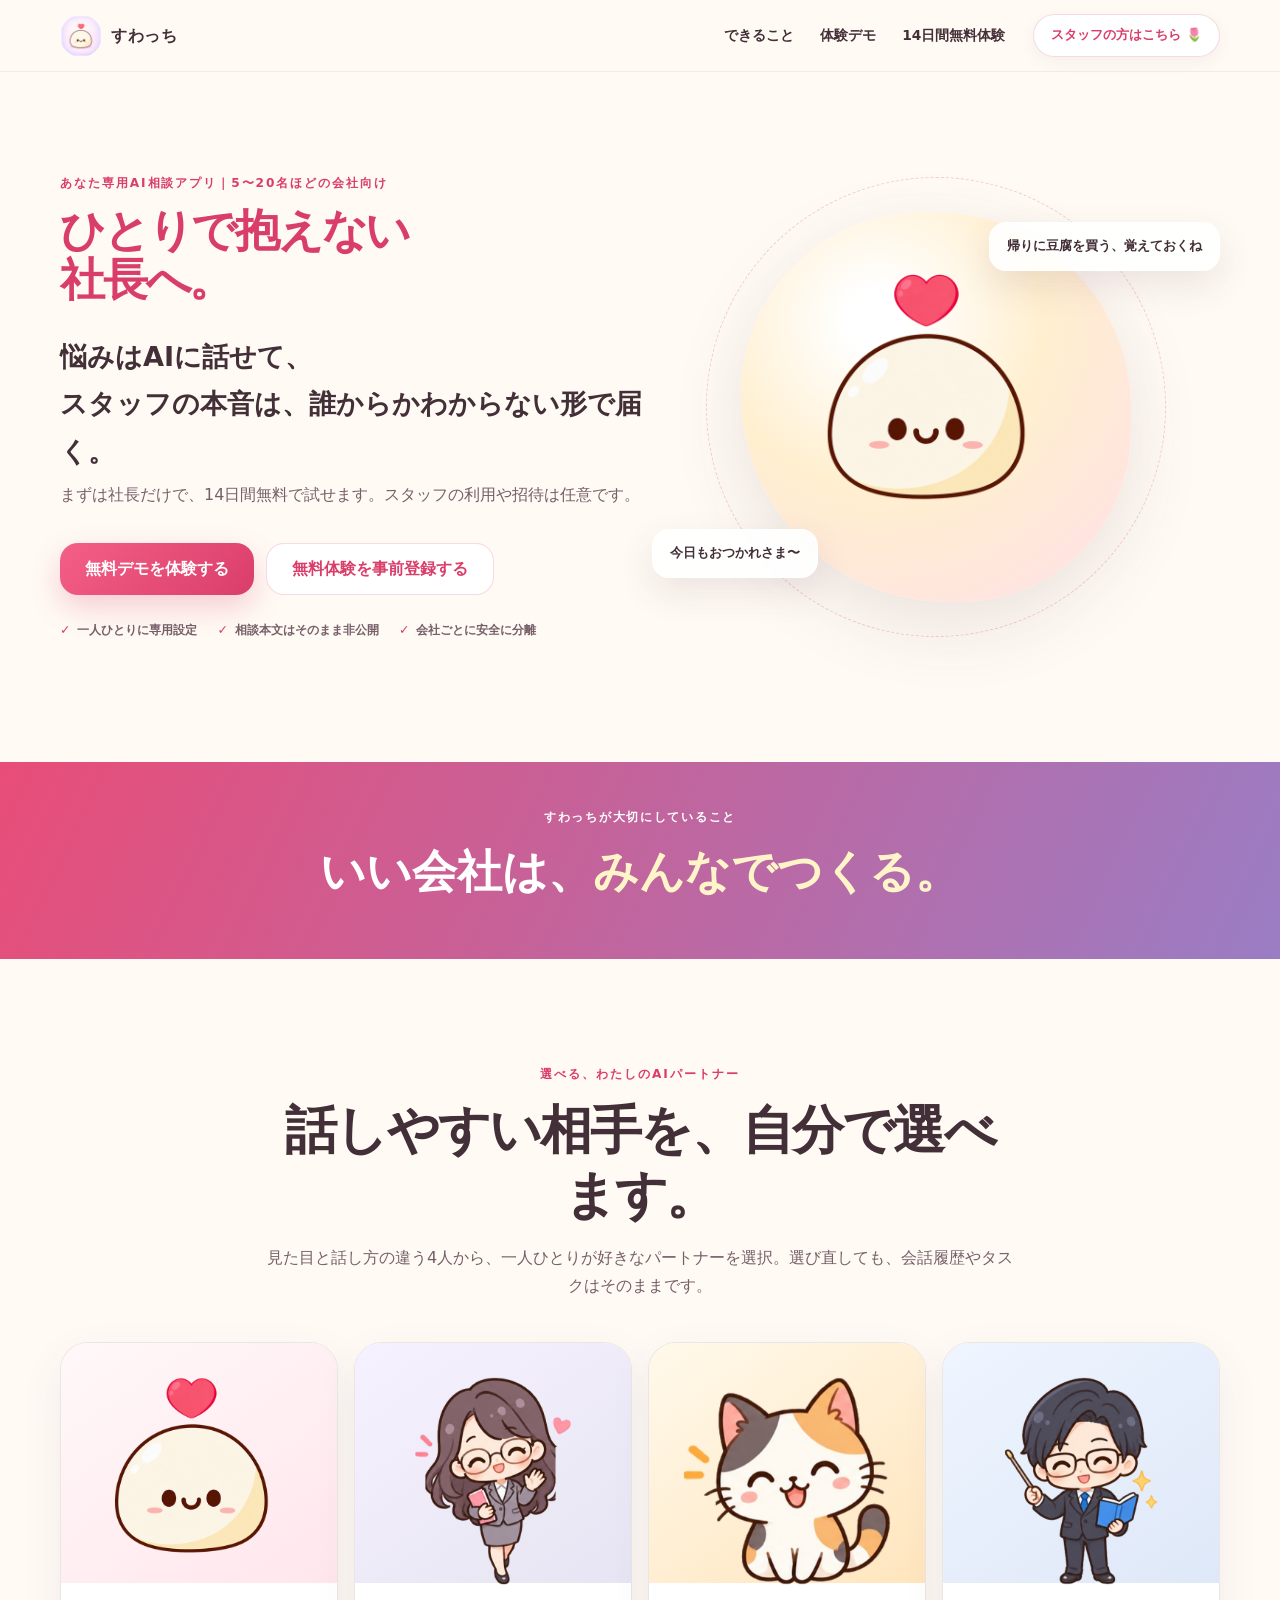
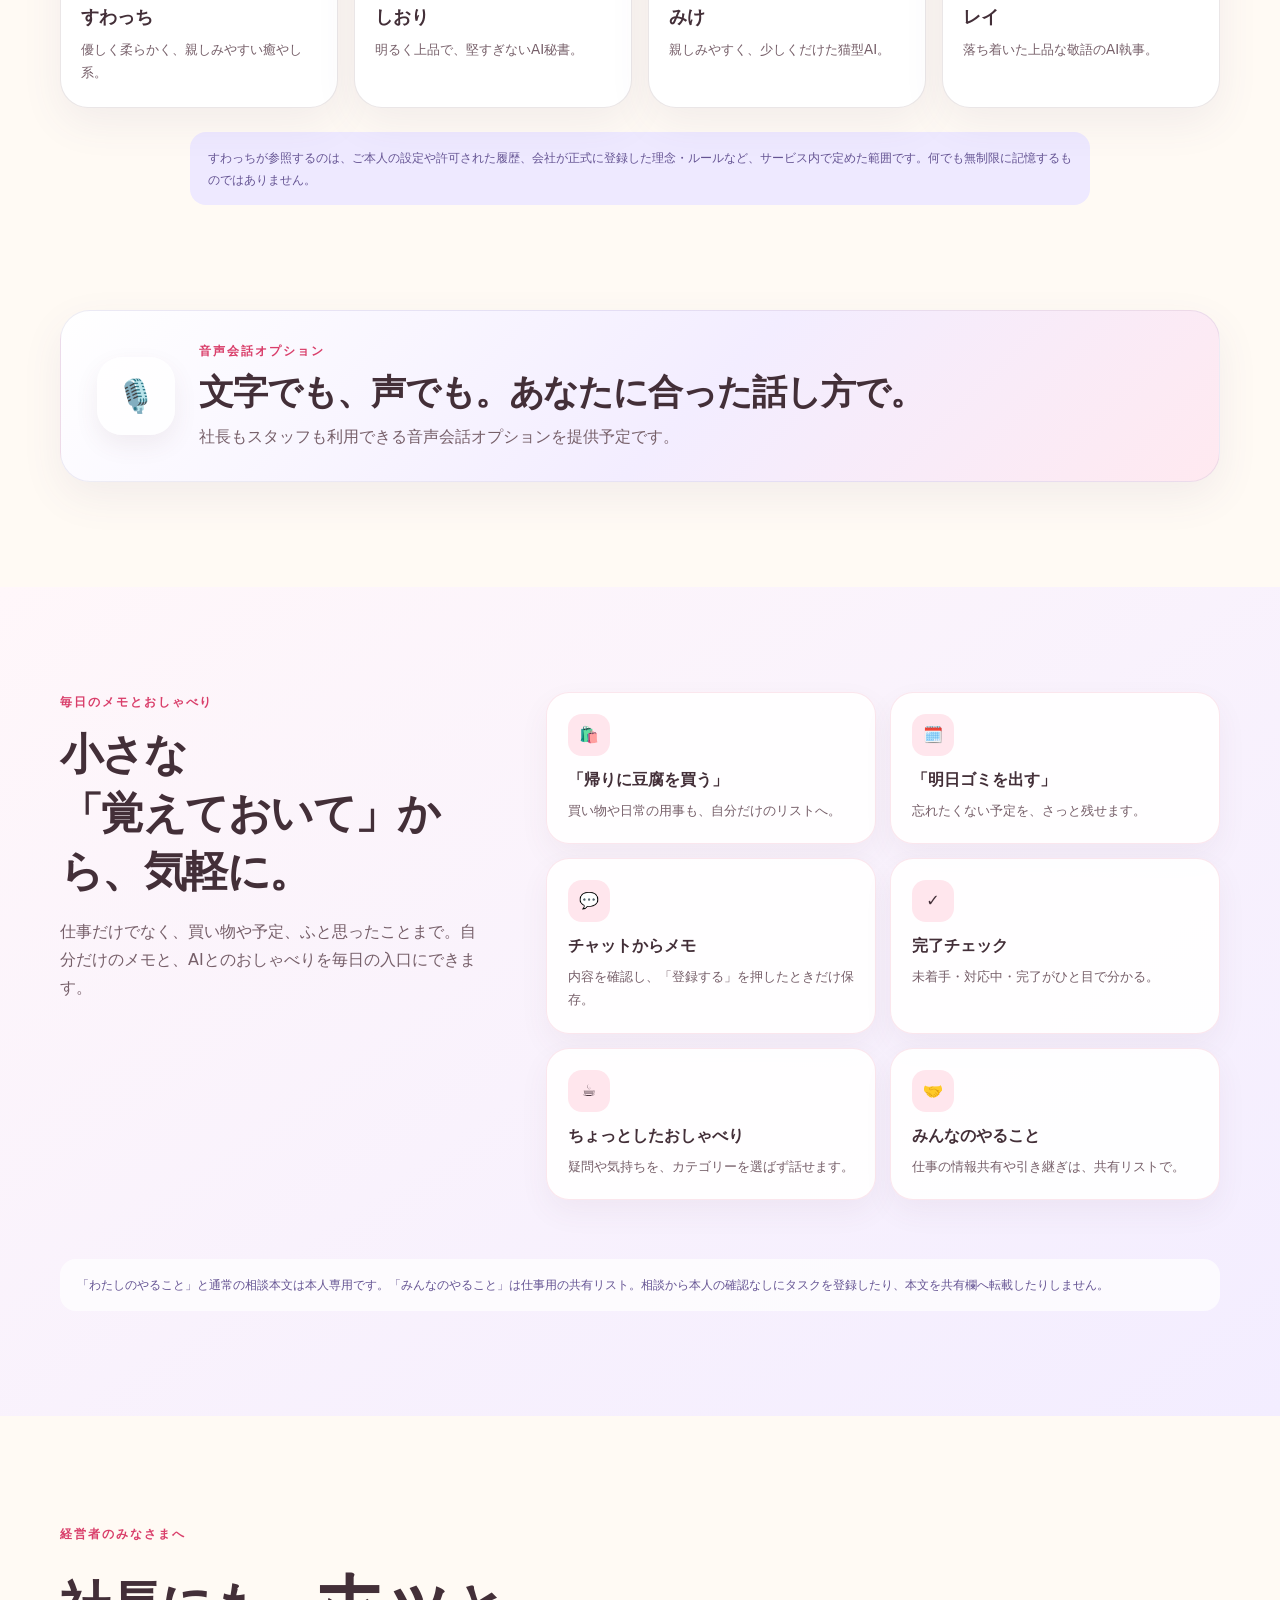
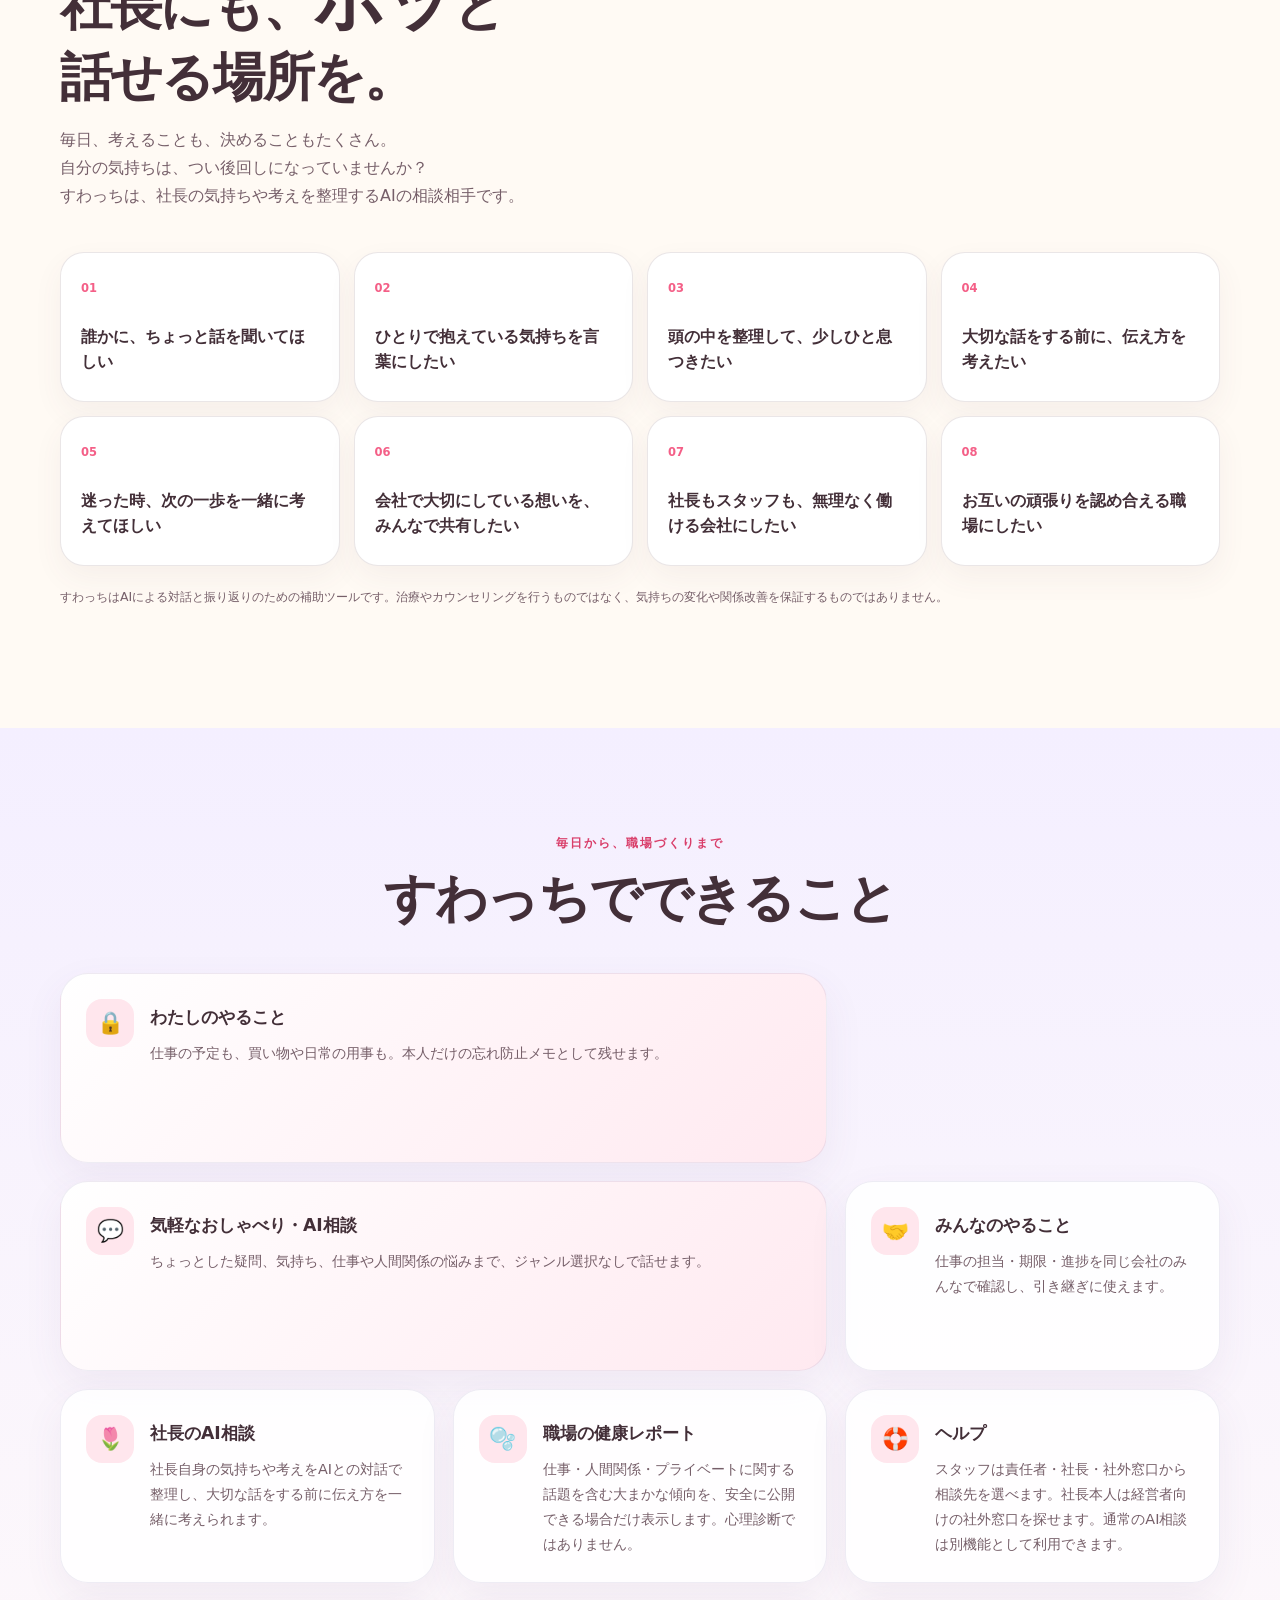
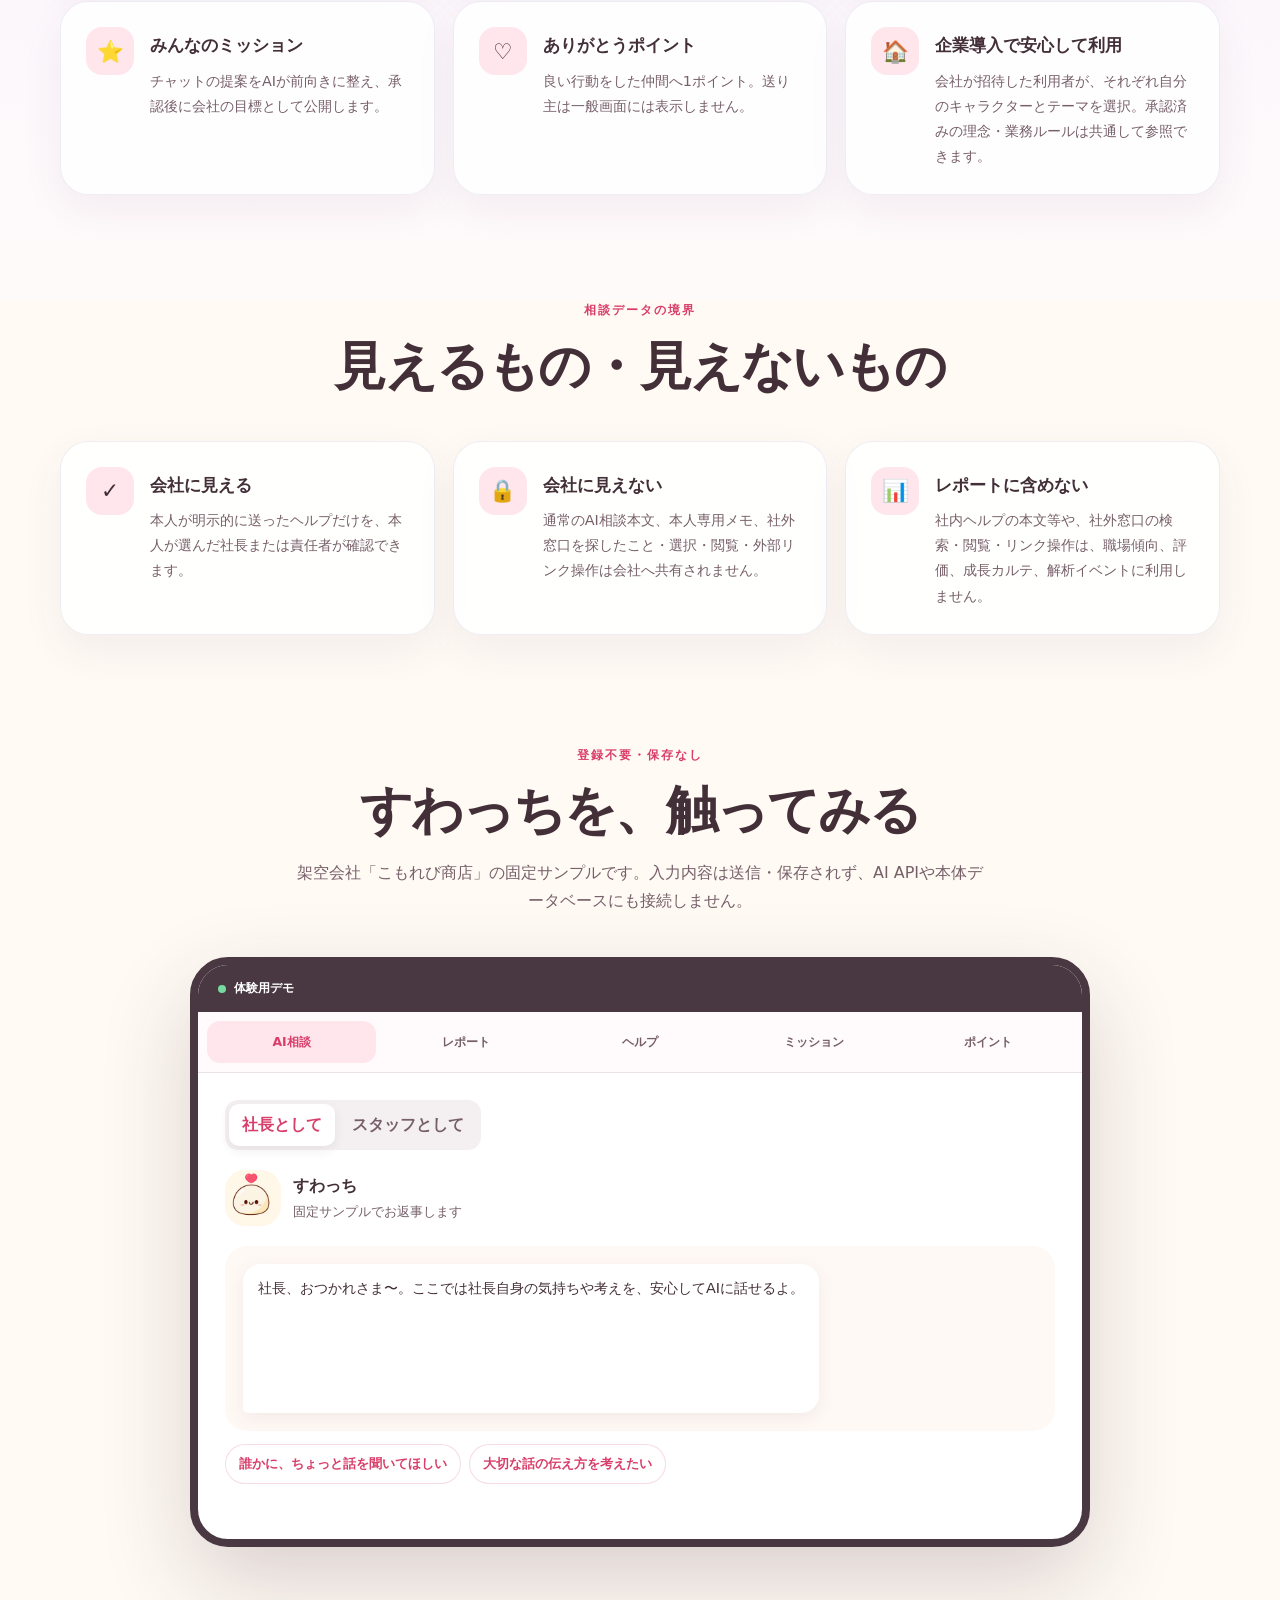
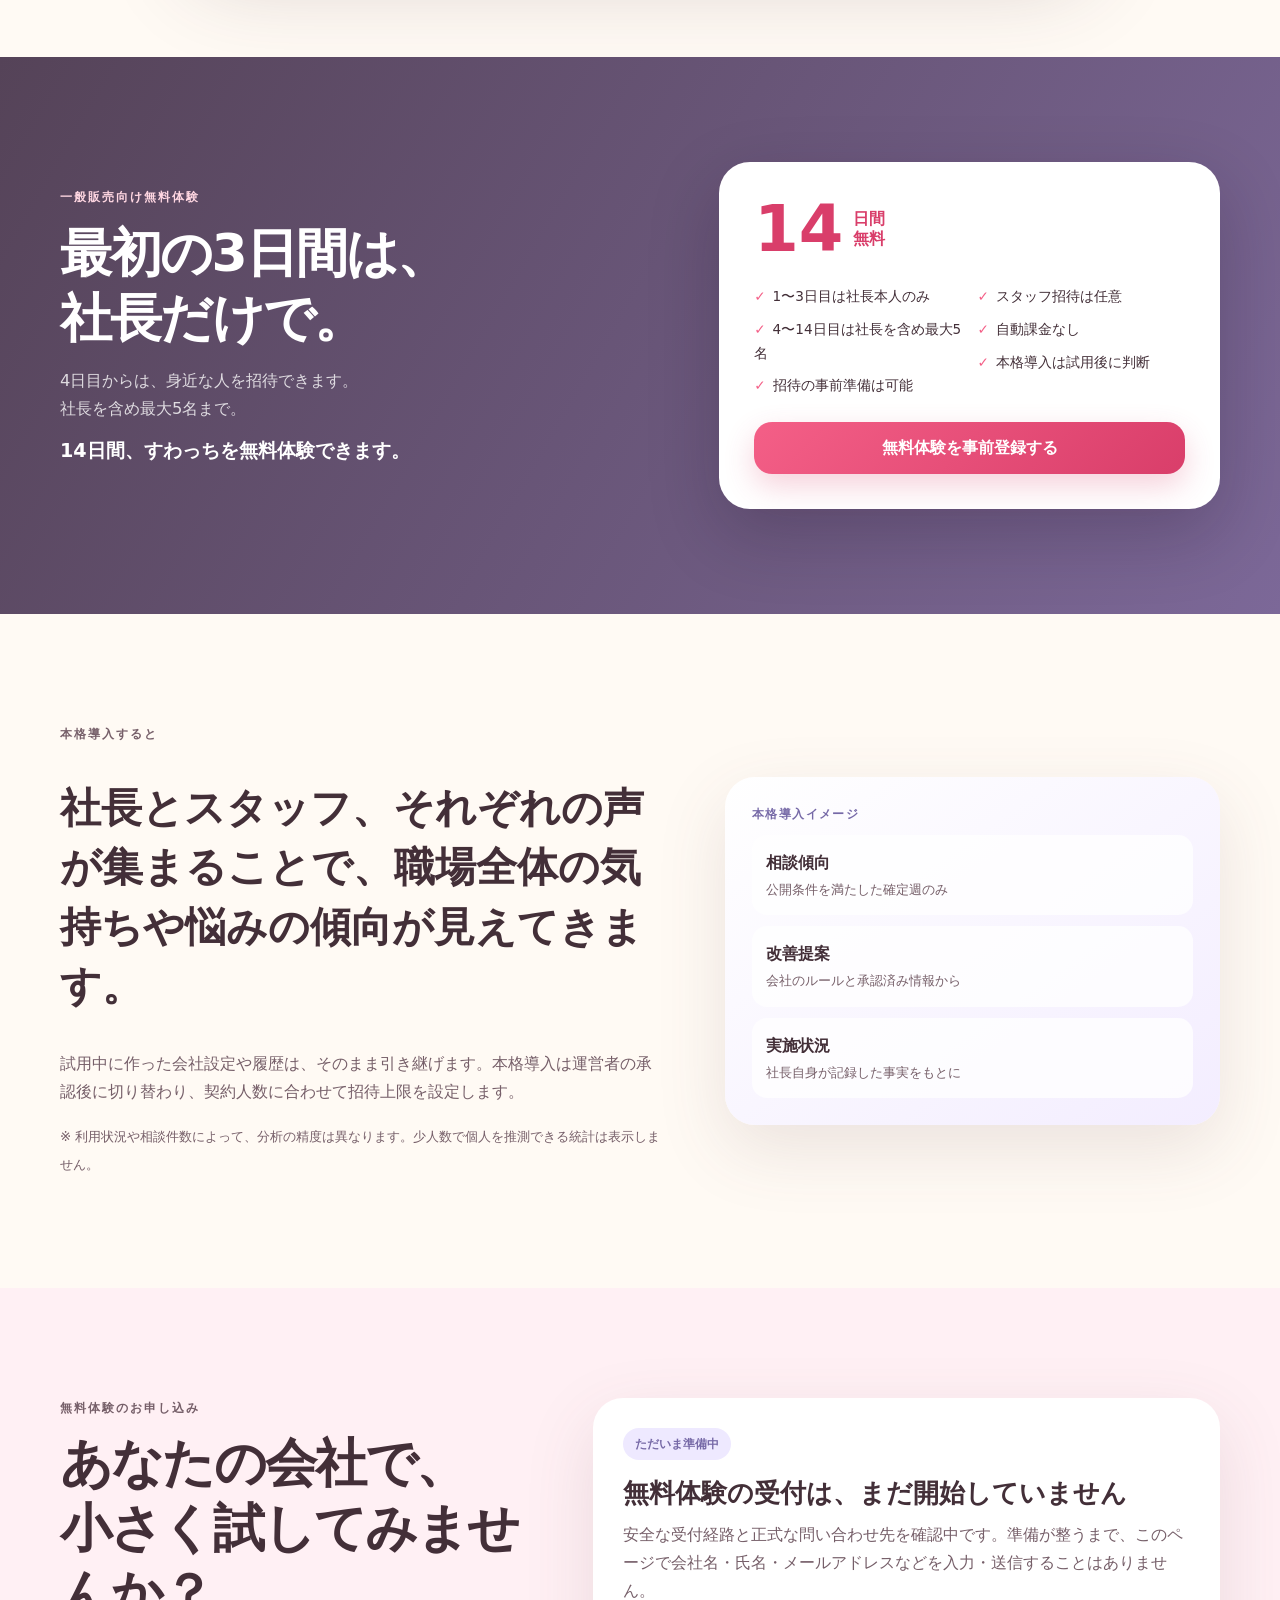
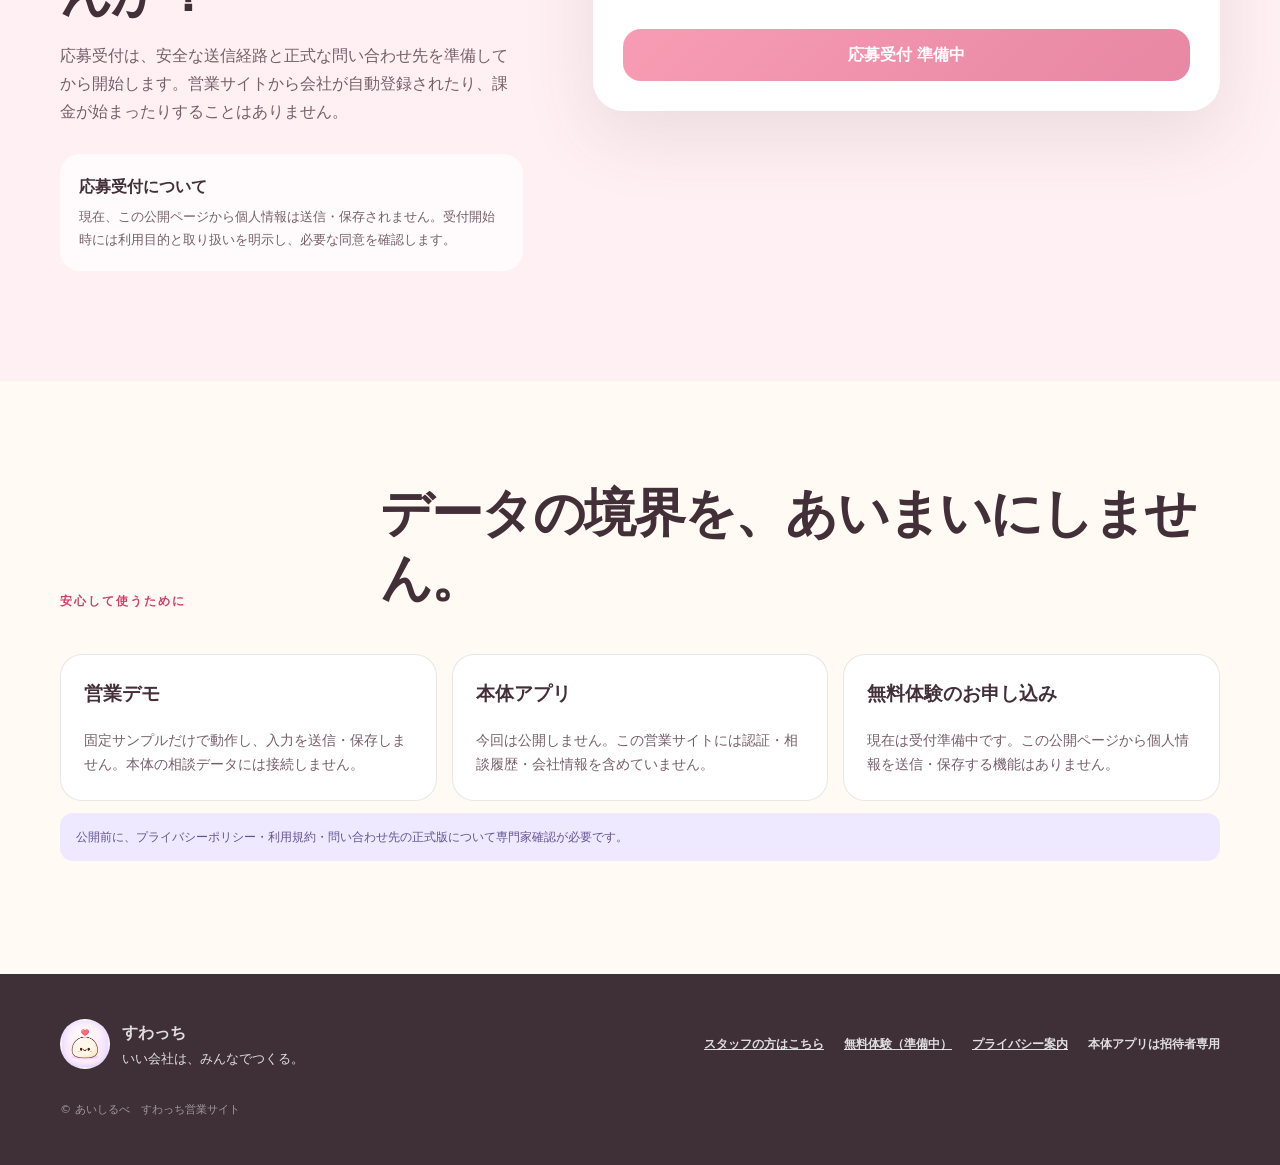
<file: public/index.html>
<!doctype html>
<html lang="ja">
  <head>
    <meta charset="utf-8" />
    <meta name="viewport" content="width=device-width, initial-scale=1, viewport-fit=cover" />
    <title>すわっち｜ひとりで抱えない社長へ。</title>
    <meta name="description" content="5〜20名ほどの会社向け。社長のAI相談と、スタッフが自分で届け先を選べるヘルプを備えた職場支援アプリです。" />
    <meta name="theme-color" content="#fff8f4" />
    <meta property="og:type" content="website" />
    <meta property="og:locale" content="ja_JP" />
    <meta property="og:title" content="すわっち｜ひとりで抱えない社長へ。" />
    <meta property="og:description" content="社長はAIに相談でき、スタッフは必要なときだけ相手を選んで助けを求められます。" />
    <meta property="og:image" content="/assets/icon-512.png" />
    <link rel="icon" href="./assets/icon-192.png" />
    <link rel="apple-touch-icon" href="./assets/apple-touch-icon.png" />
    <link rel="stylesheet" href="./styles.css?v=20261016-2" />
    <script src="./support-directory.js?v=20261016-1" defer></script>
    <script src="./demo.js" defer></script>
  </head>
  <body>
    <header class="site-header">
      <a class="brand" href="#top" aria-label="すわっち トップへ">
        <img src="./assets/icon-192.png" alt="" />
        <span>すわっち</span>
      </a>
      <nav aria-label="メインナビゲーション">
        <a href="#features">できること</a>
        <a href="#demo">体験デモ</a>
        <a href="#trial">14日間無料体験</a>
      </nav>
      <a class="header-staff-link" href="./staff/">スタッフの方はこちら 🌷</a>
    </header>

    <main id="top">
      <section class="hero section-shell">
        <div class="hero-copy">
          <p class="eyebrow">あなた専用AI相談アプリ｜5〜20名ほどの会社向け</p>
          <h1 class="hero-title mobile-balanced-heading"><span class="heading-line">ひとりで抱えない</span><span class="heading-line">社長へ。</span></h1>
          <p class="hero-lead">悩みはAIに話せて、<br />スタッフの本音は、誰からかわからない形で届く。</p>
          <p class="hero-note">まずは社長だけで、14日間無料で試せます。スタッフの利用や招待は任意です。</p>
          <div class="hero-actions">
            <a class="primary-cta" href="#demo">無料デモを体験する</a>
            <a class="secondary-cta" href="#trial">無料体験を事前登録する</a>
          </div>
          <div class="trust-row" aria-label="すわっちの特徴">
            <span>一人ひとりに専用設定</span><span>相談本文はそのまま非公開</span><span>会社ごとに安全に分離</span>
          </div>
        </div>
        <div class="hero-visual" aria-label="すわっちのキャラクター">
          <div class="hero-orbit orbit-one"></div><div class="hero-orbit orbit-two"></div>
          <div class="mascot-halo"><img src="./assets/characters/suwacchi.png" alt="ふわふわ浮かぶ、すわっち" /></div>
          <div class="speech-card speech-one">帰りに豆腐を買う、覚えておくね</div>
          <div class="speech-card speech-two">今日もおつかれさま〜</div>
        </div>
      </section>

      <section class="brand-statement">
        <p>すわっちが大切にしていること</p>
        <h2 class="mobile-balanced-heading"><span class="heading-line">いい会社は、</span><span class="heading-line brand-emphasis">みんなでつくる。</span></h2>
      </section>

      <section class="partner-section section-shell" aria-labelledby="partner-title">
        <div class="section-heading centered">
          <p class="eyebrow">選べる、わたしのAIパートナー</p>
          <h2 id="partner-title"><span class="copy-line">話しやすい相手を、</span><span class="copy-line">自分で選べます。</span></h2>
          <p>見た目と話し方の違う4人から、一人ひとりが好きなパートナーを選択。選び直しても、会話履歴やタスクはそのままです。</p>
        </div>
        <div class="partner-grid">
          <article class="partner-card partner-suwacchi"><div class="partner-image"><img src="./assets/characters/suwacchi.png" alt="すわっち" /></div><div><h3>すわっち</h3><p>優しく柔らかく、親しみやすい癒やし系。</p></div></article>
          <article class="partner-card partner-shiori"><div class="partner-image"><img src="./assets/characters/shiori.png" alt="手を振る、しおり" /></div><div><h3>しおり</h3><p>明るく上品で、堅すぎないAI秘書。</p></div></article>
          <article class="partner-card partner-mike"><div class="partner-image"><img src="./assets/characters/mike.png" alt="笑顔のみけ" /></div><div><h3>みけ</h3><p>親しみやすく、少しくだけた猫型AI。</p></div></article>
          <article class="partner-card partner-rei"><div class="partner-image"><img src="./assets/characters/rei.png" alt="本を持つレイ" /></div><div><h3>レイ</h3><p>落ち着いた上品な敬語のAI執事。</p></div></article>
        </div>
        <p class="memory-note">すわっちが参照するのは、ご本人の設定や許可された履歴、会社が正式に登録した理念・ルールなど、サービス内で定めた範囲です。何でも無制限に記憶するものではありません。</p>
      </section>

      <section class="voice-option-section" aria-labelledby="voice-option-title">
        <div class="section-shell voice-option-card">
          <span class="voice-option-icon" aria-hidden="true">🎙️</span>
          <div><p class="eyebrow">音声会話オプション</p><h2 id="voice-option-title"><span class="copy-line">文字でも、声でも。</span><span class="copy-line"><span class="copy-unit">あなたに合った</span><span class="copy-unit">話し方で。</span></span></h2><p><span class="copy-unit">社長もスタッフも利用できる</span><span class="copy-unit">音声会話オプションを</span><span class="copy-unit">提供予定です。</span></p></div>
        </div>
      </section>

      <section class="task-feature-section" aria-labelledby="task-feature-title">
        <div class="section-shell task-feature-layout">
          <div class="task-feature-copy"><p class="eyebrow">毎日のメモとおしゃべり</p><h2 id="task-feature-title"><span class="copy-line"><span class="copy-unit">小さな</span><span class="copy-unit">「覚えておいて」</span></span><span class="copy-line">から、気軽に。</span></h2><p>仕事だけでなく、買い物や予定、ふと思ったことまで。自分だけのメモと、AIとのおしゃべりを毎日の入口にできます。</p></div>
          <div class="task-feature-grid">
            <article><span>🛍️</span><strong>「帰りに豆腐を買う」</strong><p>買い物や日常の用事も、自分だけのリストへ。</p></article>
            <article><span>🗓️</span><strong>「明日ゴミを出す」</strong><p>忘れたくない予定を、さっと残せます。</p></article>
            <article><span>💬</span><strong>チャットからメモ</strong><p>内容を確認し、「登録する」を押したときだけ保存。</p></article>
            <article><span>✓</span><strong>完了チェック</strong><p>未着手・対応中・完了がひと目で分かる。</p></article>
            <article><span>☕</span><strong>ちょっとしたおしゃべり</strong><p>疑問や気持ちを、カテゴリーを選ばず話せます。</p></article>
            <article><span>🤝</span><strong>みんなのやること</strong><p>仕事の情報共有や引き継ぎは、共有リストで。</p></article>
          </div>
          <p class="task-privacy-line">「わたしのやること」と通常の相談本文は本人専用です。「みんなのやること」は仕事用の共有リスト。相談から本人の確認なしにタスクを登録したり、本文を共有欄へ転載したりしません。</p>
        </div>
      </section>

      <section class="section-shell worries" aria-labelledby="worries-title">
        <div class="section-heading">
          <p class="eyebrow">経営者のみなさまへ</p>
          <h2 id="worries-title" class="mobile-balanced-heading"><span class="copy-line">社長にも、<span class="owner-relief"><span class="owner-relief-large">ホッ</span>と</span></span><span class="copy-line">話せる場所を。</span></h2>
          <p>毎日、考えることも、決めることもたくさん。<br />自分の気持ちは、つい後回しになっていませんか？<br />すわっちは、社長の気持ちや考えを整理するAIの相談相手です。</p>
        </div>
        <div class="worry-grid">
          <article><span>01</span><p>誰かに、ちょっと話を聞いてほしい</p></article>
          <article><span>02</span><p>ひとりで抱えている気持ちを言葉にしたい</p></article>
          <article><span>03</span><p>頭の中を整理して、少しひと息つきたい</p></article>
          <article><span>04</span><p>大切な話をする前に、伝え方を考えたい</p></article>
          <article><span>05</span><p>迷った時、次の一歩を一緒に考えてほしい</p></article>
          <article><span>06</span><p>会社で大切にしている想いを、みんなで共有したい</p></article>
          <article><span>07</span><p>社長もスタッフも、無理なく働ける会社にしたい</p></article>
          <article><span>08</span><p>お互いの頑張りを認め合える職場にしたい</p></article>
        </div>
        <p class="careful-note">すわっちはAIによる対話と振り返りのための補助ツールです。治療やカウンセリングを行うものではなく、気持ちの変化や関係改善を保証するものではありません。</p>
      </section>

      <section id="features" class="feature-section">
        <div class="section-shell">
          <div class="section-heading centered">
            <p class="eyebrow">毎日から、職場づくりまで</p>
            <h2>すわっちでできること</h2>
          </div>
          <div class="feature-grid">
            <article class="feature-card feature-main"><span class="feature-icon">🔒</span><div><h3>わたしのやること</h3><p>仕事の予定も、買い物や日常の用事も。本人だけの忘れ防止メモとして残せます。</p></div></article>
            <article class="feature-card feature-main"><span class="feature-icon">💬</span><div><h3>気軽なおしゃべり・AI相談</h3><p>ちょっとした疑問、気持ち、仕事や人間関係の悩みまで、ジャンル選択なしで話せます。</p></div></article>
            <article class="feature-card"><span class="feature-icon">🤝</span><div><h3>みんなのやること</h3><p>仕事の担当・期限・進捗を同じ会社のみんなで確認し、引き継ぎに使えます。</p></div></article>
            <article class="feature-card"><span class="feature-icon">🌷</span><div><h3>社長のAI相談</h3><p>社長自身の気持ちや考えをAIとの対話で整理し、大切な話をする前に伝え方を一緒に考えられます。</p></div></article>
            <article class="feature-card"><span class="feature-icon">🫧</span><div><h3>職場の健康レポート</h3><p>仕事・人間関係・プライベートに関する話題を含む大まかな傾向を、安全に公開できる場合だけ表示します。心理診断ではありません。</p></div></article>
            <article class="feature-card"><span class="feature-icon">🛟</span><div><h3>ヘルプ</h3><p>スタッフは責任者・社長・社外窓口から相談先を選べます。社長本人は経営者向けの社外窓口を探せます。通常のAI相談は別機能として利用できます。</p></div></article>
            <article class="feature-card"><span class="feature-icon">⭐</span><div><h3>みんなのミッション</h3><p>チャットの提案をAIが前向きに整え、承認後に会社の目標として公開します。</p></div></article>
            <article class="feature-card"><span class="feature-icon">♡</span><div><h3>ありがとうポイント</h3><p>良い行動をした仲間へ1ポイント。送り主は一般画面には表示しません。</p></div></article>
            <article class="feature-card"><span class="feature-icon">🏠</span><div><h3>企業導入で安心して利用</h3><p>会社が招待した利用者が、それぞれ自分のキャラクターとテーマを選択。承認済みの理念・業務ルールは共通して参照できます。</p></div></article>
          </div>
        </div>
      </section>

      <section class="section-shell" aria-labelledby="visibility-title">
        <div class="section-heading centered"><p class="eyebrow">相談データの境界</p><h2 id="visibility-title"><span class="copy-line">見えるもの・</span><span class="copy-line">見えないもの</span></h2></div>
        <div class="feature-grid">
          <article class="feature-card"><span class="feature-icon">✓</span><div><h3>会社に見える</h3><p>本人が明示的に送ったヘルプだけを、本人が選んだ社長または責任者が確認できます。</p></div></article>
          <article class="feature-card"><span class="feature-icon">🔒</span><div><h3>会社に見えない</h3><p>通常のAI相談本文、本人専用メモ、社外窓口を探したこと・選択・閲覧・外部リンク操作は会社へ共有されません。</p></div></article>
          <article class="feature-card"><span class="feature-icon">📊</span><div><h3>レポートに含めない</h3><p>社内ヘルプの本文等や、社外窓口の検索・閲覧・リンク操作は、職場傾向、評価、成長カルテ、解析イベントに利用しません。</p></div></article>
        </div>
      </section>

      <section id="demo" class="section-shell demo-section" aria-labelledby="demo-title">
        <div class="section-heading centered">
          <p class="eyebrow">登録不要・保存なし</p>
          <h2 id="demo-title">すわっちを、触ってみる</h2>
          <p>架空会社「こもれび商店」の固定サンプルです。入力内容は送信・保存されず、AI APIや本体データベースにも接続しません。</p>
        </div>
        <div class="demo-device">
          <div class="demo-label"><span></span>体験用デモ</div>
          <div class="demo-tabs" role="tablist" aria-label="体験する機能">
            <button role="tab" aria-selected="true" data-demo-tab="chat">AI相談</button>
            <button role="tab" aria-selected="false" data-demo-tab="report">レポート</button>
            <button role="tab" aria-selected="false" data-demo-tab="help">ヘルプ</button>
            <button role="tab" aria-selected="false" data-demo-tab="mission">ミッション</button>
            <button role="tab" aria-selected="false" data-demo-tab="point">ポイント</button>
          </div>

          <div class="demo-panel" data-demo-panel="chat">
            <div class="demo-role-switch"><button class="active" data-demo-role="president">社長として</button><button data-demo-role="staff">スタッフとして</button></div>
            <div class="demo-chat-header"><img src="./assets/characters/suwacchi.png" alt="" /><div><strong>すわっち</strong><small>固定サンプルでお返事します</small></div></div>
            <div id="demo-messages" class="demo-messages" aria-live="polite"></div>
            <div id="demo-prompts" class="demo-prompts"></div>
          </div>

          <div class="demo-panel" data-demo-panel="report" hidden>
            <div class="sample-banner">サンプルレポート・実在の相談データではありません</div>
            <h3>こもれび商店｜職場の健康レポート</h3>
            <div class="report-theme"><small>今週の改善テーマ</small><strong>朝の準備を、みんなで分かりやすく</strong></div>
            <div class="sample-bars" aria-label="架空の相談傾向">
              <div><span>仕事</span><i><b style="width:48%"></b></i><em>48%</em></div>
              <div><span>人間関係</span><i><b style="width:31%"></b></i><em>31%</em></div>
              <div><span>プライベート</span><i><b style="width:21%"></b></i><em>21%</em></div>
            </div>
            <div class="report-advice"><strong>改善のヒント</strong><p>朝の準備を写真つきチェック表にして、担当者だけでなく全員が完了を確認できる形を試してみましょう。</p></div>
            <p class="careful-note">実際の画面では、相談者を推測できない十分な人数・件数があるときだけ傾向を表示します。</p>
          </div>

          <div class="demo-panel" data-demo-panel="help" hidden>
            <div class="sample-banner">体験用・相談は送信も保存もされません</div>
            <h3><span class="copy-line">必要なときだけ、</span><span class="copy-line">相談先を選ぶ</span></h3>
            <div class="demo-role-switch help-demo-role"><button class="active" data-help-demo-role="president">社長として</button><button data-help-demo-role="staff">スタッフとして</button></div>
            <label>相談先<select id="demo-help-destination"></select></label>
            <div id="demo-help-internal" hidden>
              <label>緊急度<select><option>まずは相談したい</option><option>できるだけ早く対応してほしい</option><option>今すぐ助けが必要</option></select></label>
              <button id="demo-help-preview" class="demo-button" type="button">送信前の確認を体験</button>
              <div id="demo-help-result" class="demo-result" hidden></div>
              <p class="careful-note">社内への連絡は、本人が宛先・送信内容・名前の扱いを確認してから送信します。緊急度を選んでも自動通知や即時対応は行いません。差し迫った危険には110・119などを利用してください。</p>
            </div>
            <div id="demo-help-external" hidden>
              <div class="external-support-finder" data-support-finder data-support-role="president">
                <p class="external-support-intro">実際の外部窓口へ移動するリンクです。体験用デモから社内通知・相談送信・相談データ保存は行いません。</p>
                <div data-support-picker><label>相談内容<select data-support-category></select></label><label>都道府県<select data-support-prefecture></select></label><button class="demo-button" type="button" data-support-search>窓口を表示</button></div>
                <p class="external-support-privacy">社外の相談窓口を探したことや、選んだ相談内容は、社内の他の人には通知されません。相談先への連絡は、ご本人の操作で行います。</p>
                <div data-support-results hidden><p data-support-region-note class="careful-note"></p><div data-support-list class="support-resource-list"></div><button class="demo-button support-back" type="button" data-support-back>← 選び直す</button></div>
              </div>
            </div>
          </div>

          <div class="demo-panel" data-demo-panel="mission" hidden>
            <div class="sample-banner">体験用・承認待ちデータは保存されません</div>
            <h3>チャットからミッションを提案</h3>
            <div class="mini-bubble user">今週は、使ったものをきちんと片づけることを目標にしたいな</div>
            <button id="demo-mission-create" class="demo-button">ミッション案を作る</button>
            <div id="demo-mission-card" class="mission-card" hidden>
              <small>AIが整えた提案</small><h4>使ったものを、次の人へ気持ちよく</h4>
              <p>使い終わった道具を元の場所へ戻し、次に使う人がすぐ見つけられる状態をみんなでつくります。</p>
              <div class="demo-actions"><button data-mission-action="submit">提出する</button><button data-mission-action="edit">修正する</button></div>
              <p id="demo-mission-status" class="demo-status"></p>
            </div>
          </div>

          <div class="demo-panel" data-demo-panel="point" hidden>
            <div class="sample-banner">体験用・ポイントは保存されません</div>
            <h3>ありがとうを、そっと贈る</h3>
            <p>ポイントは、誰が送ったか分からないようになっています。安心して贈ってね♡</p>
            <label>送り先<select id="demo-point-person"><option>佐藤さん</option><option>田中さん</option></select></label>
            <label>関連ミッション<select><option>使ったものを、次の人へ気持ちよく</option></select></label>
            <div class="point-chip">♡ 1ポイント</div>
            <button id="demo-point-send" class="demo-button">ポイントを贈る</button>
            <p id="demo-point-status" class="demo-status"></p>
          </div>
        </div>
      </section>

      <section id="trial" class="trial-section">
        <div class="section-shell trial-layout">
          <div>
            <p class="eyebrow">一般販売向け無料体験</p>
            <h2>最初の3日間は、<br />社長だけで。</h2>
            <p class="trial-lead">4日目からは、身近な人を招待できます。<br />社長を含め最大5名まで。<br /><strong>14日間、すわっちを無料体験できます。</strong></p>
          </div>
          <div class="trial-card">
            <div class="trial-price"><strong>14</strong><span>日間<br />無料</span></div>
            <ul>
              <li>1〜3日目は社長本人のみ</li><li>4〜14日目は社長を含め最大5名</li><li>招待の事前準備は可能</li><li>スタッフ招待は任意</li><li>自動課金なし</li><li>本格導入は試用後に判断</li>
            </ul>
            <a class="primary-cta full" href="#apply">無料体験を事前登録する</a>
          </div>
        </div>
      </section>

      <section class="full-report section-shell">
        <div class="full-report-copy">
          <p class="eyebrow">本格導入すると</p>
          <h2>社長とスタッフ、それぞれの声が集まることで、職場全体の気持ちや悩みの傾向が見えてきます。</h2>
          <p>試用中に作った会社設定や履歴は、そのまま引き継げます。本格導入は運営者の承認後に切り替わり、契約人数に合わせて招待上限を設定します。</p>
          <small>※ 利用状況や相談件数によって、分析の精度は異なります。少人数で個人を推測できる統計は表示しません。</small>
        </div>
        <div class="report-preview"><span>本格導入イメージ</span><div><strong>相談傾向</strong><p>公開条件を満たした確定週のみ</p></div><div><strong>改善提案</strong><p>会社のルールと承認済み情報から</p></div><div><strong>実施状況</strong><p>社長自身が記録した事実をもとに</p></div></div>
      </section>

      <section id="apply" class="apply-section">
        <div class="section-shell apply-layout">
          <div class="apply-copy"><p class="eyebrow">無料体験のお申し込み</p><h2>あなたの会社で、<br />小さく試してみませんか？</h2><p>応募受付は、安全な送信経路と正式な問い合わせ先を準備してから開始します。営業サイトから会社が自動登録されたり、課金が始まったりすることはありません。</p><div class="privacy-box"><strong>応募受付について</strong><p>現在、この公開ページから個人情報は送信・保存されません。受付開始時には利用目的と取り扱いを明示し、必要な同意を確認します。</p></div></div>
          <section class="application-form application-prelaunch" aria-labelledby="application-prelaunch-title">
            <span class="prelaunch-badge">ただいま準備中</span>
            <h3 id="application-prelaunch-title">無料体験の受付は、まだ開始していません</h3>
            <p>安全な受付経路と正式な問い合わせ先を確認中です。準備が整うまで、このページで会社名・氏名・メールアドレスなどを入力・送信することはありません。</p>
            <button class="primary-cta full" type="button" disabled>応募受付 準備中</button>
          </section>
        </div>
      </section>

      <section id="privacy" class="section-shell privacy-section">
        <div><p class="eyebrow">安心して使うために</p><h2>データの境界を、あいまいにしません。</h2></div>
        <div class="privacy-grid"><article><h3>営業デモ</h3><p>固定サンプルだけで動作し、入力を送信・保存しません。本体の相談データには接続しません。</p></article><article><h3>本体アプリ</h3><p>今回は公開しません。この営業サイトには認証・相談履歴・会社情報を含めていません。</p></article><article><h3>無料体験のお申し込み</h3><p>現在は受付準備中です。この公開ページから個人情報を送信・保存する機能はありません。</p></article></div>
        <p class="draft-note">公開前に、プライバシーポリシー・利用規約・問い合わせ先の正式版について専門家確認が必要です。</p>
      </section>
    </main>

    <footer>
      <div class="footer-brand"><img src="./assets/icon-192.png" alt="" /><div><strong>すわっち</strong><small>いい会社は、みんなでつくる。</small></div></div>
      <div class="footer-links"><a href="./staff/">スタッフの方はこちら</a><a href="#apply">無料体験（準備中）</a><a href="#privacy">プライバシー案内</a><span>本体アプリは招待者専用</span></div>
      <p>© あいしるべ　すわっち営業サイト</p>
    </footer>
  </body>
</html>
</file>
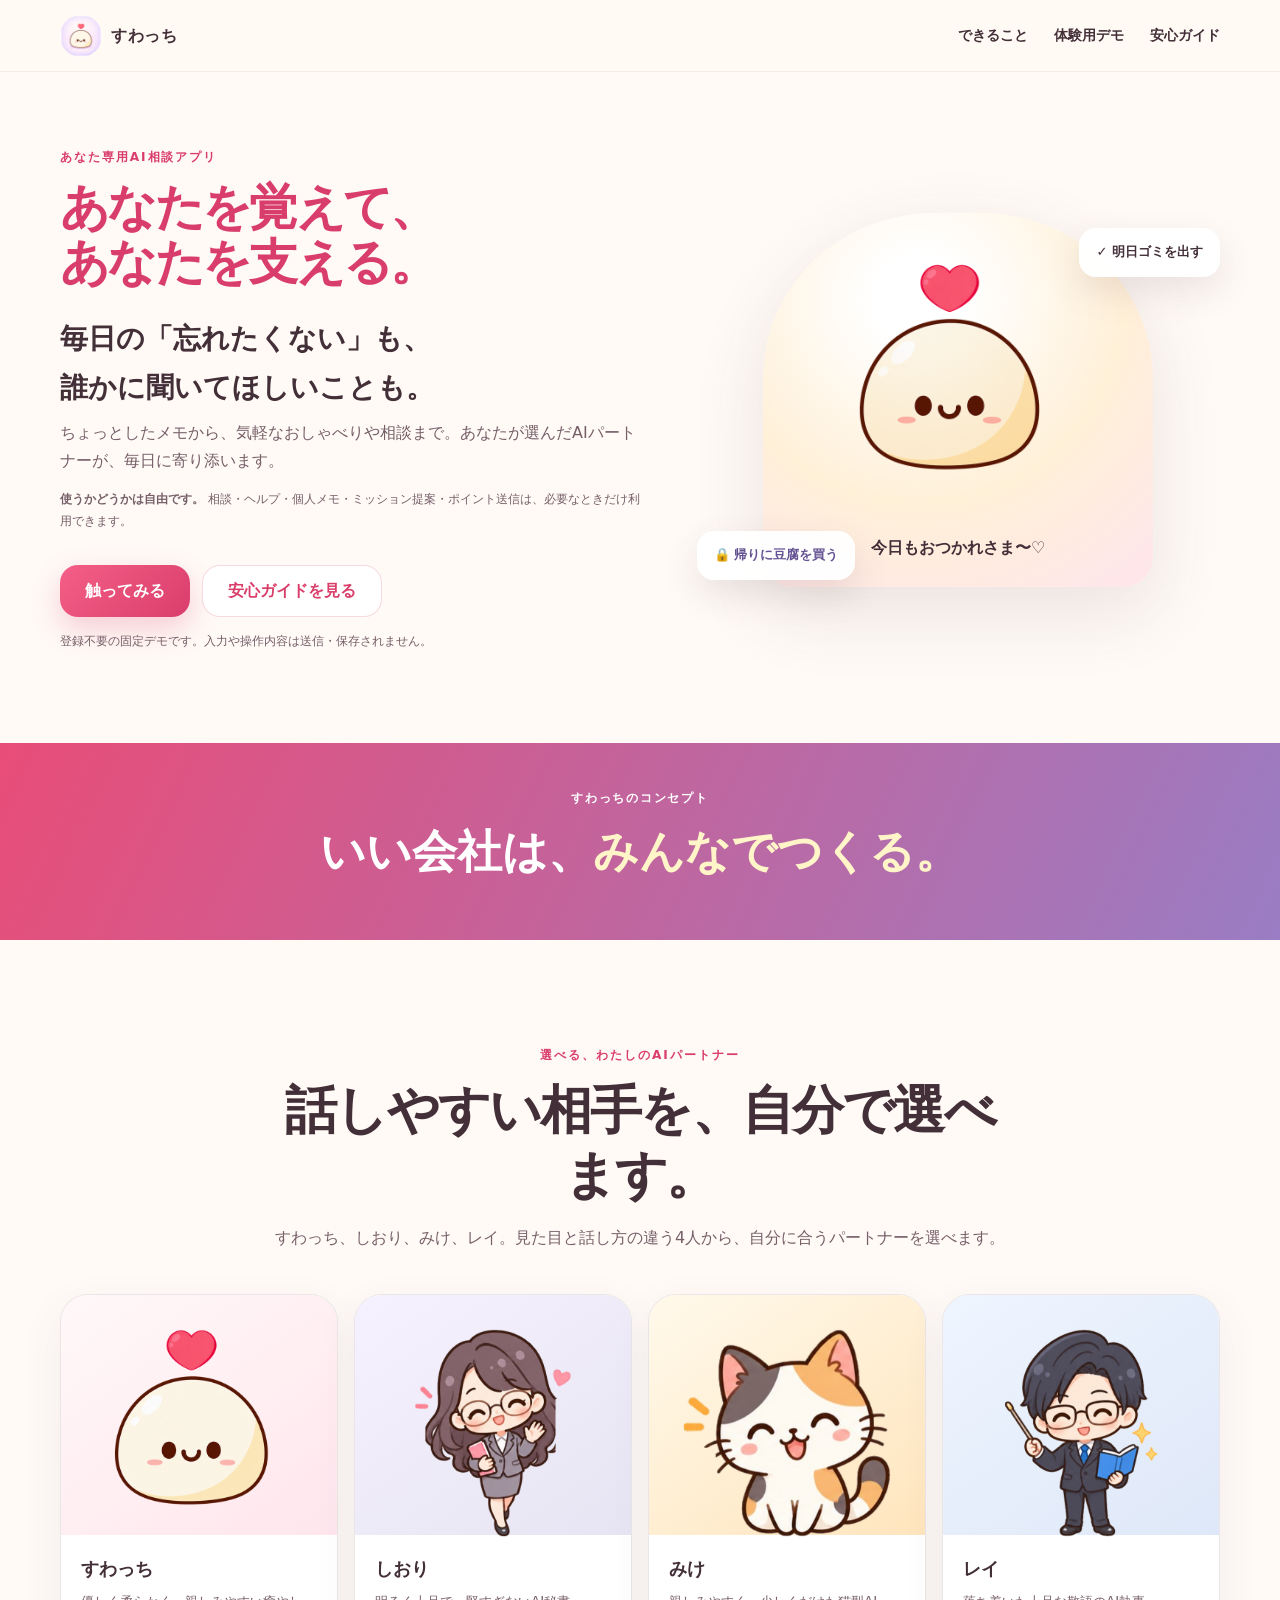
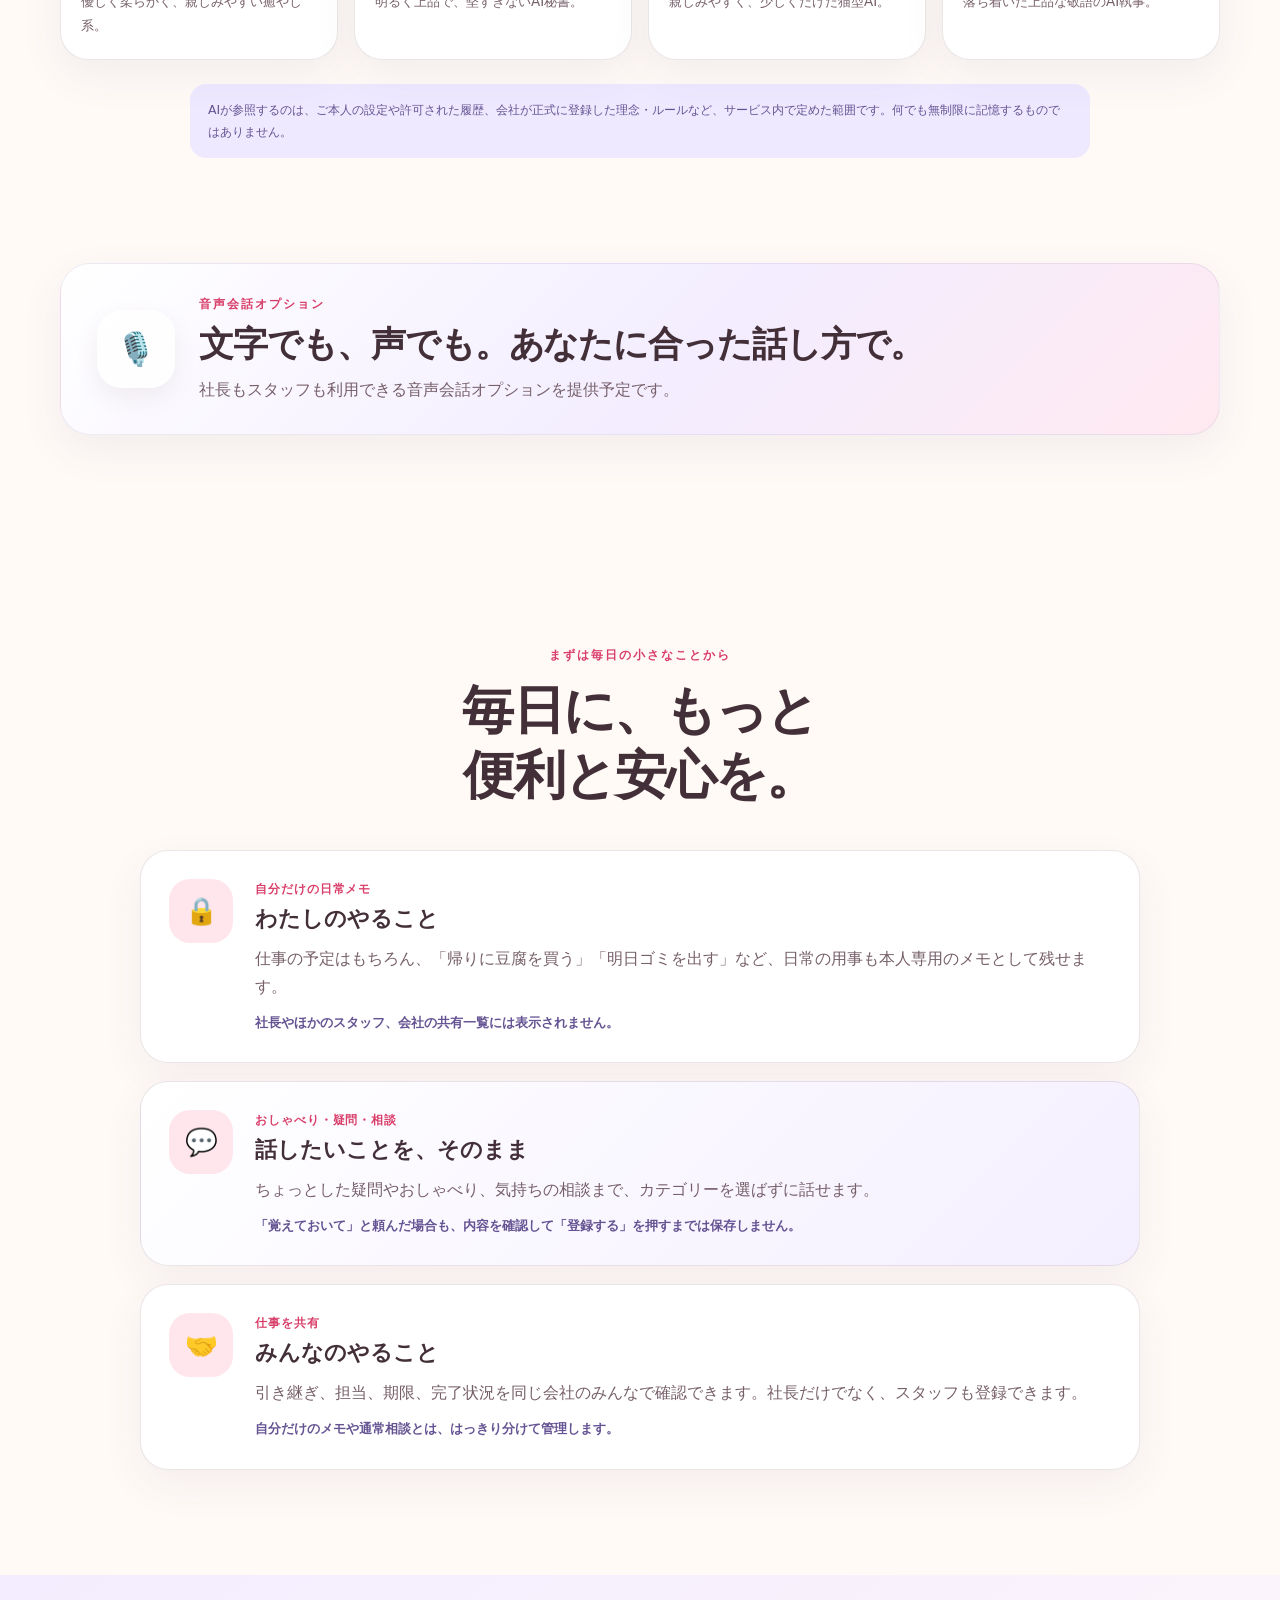
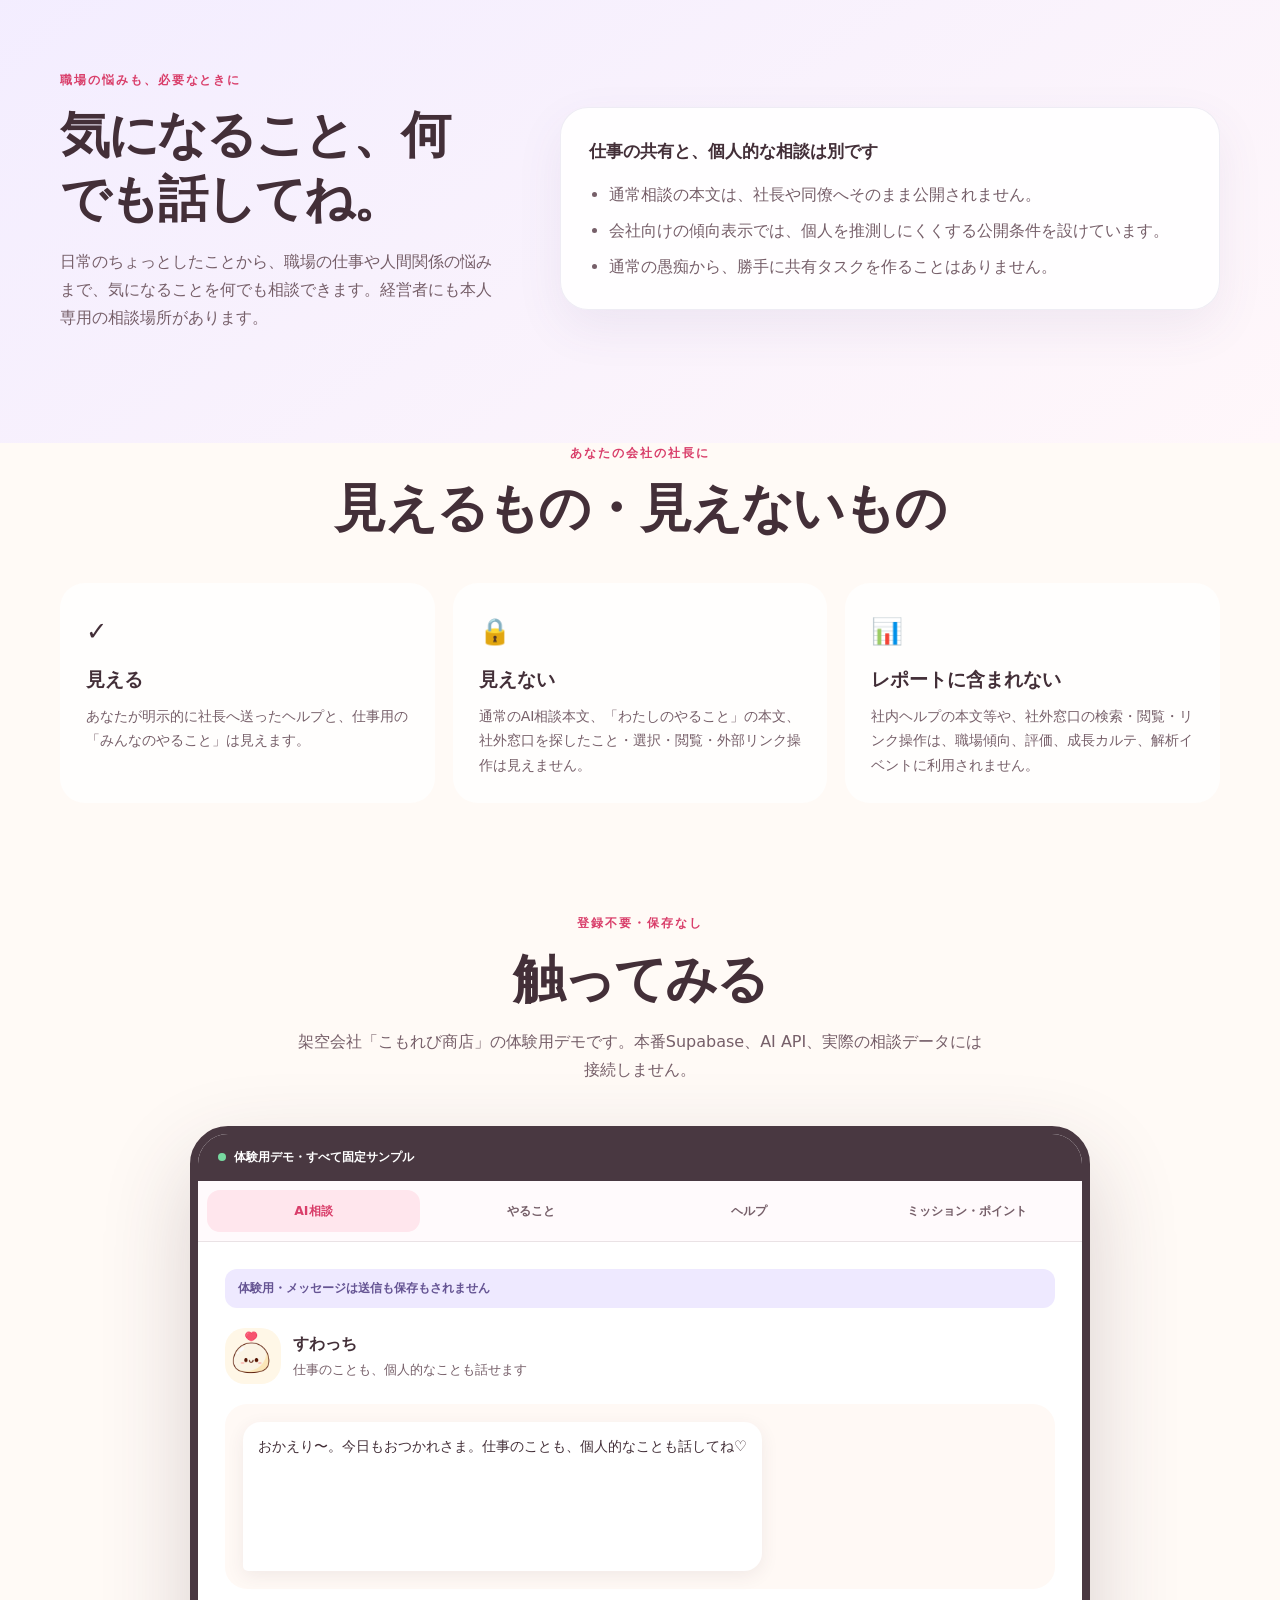
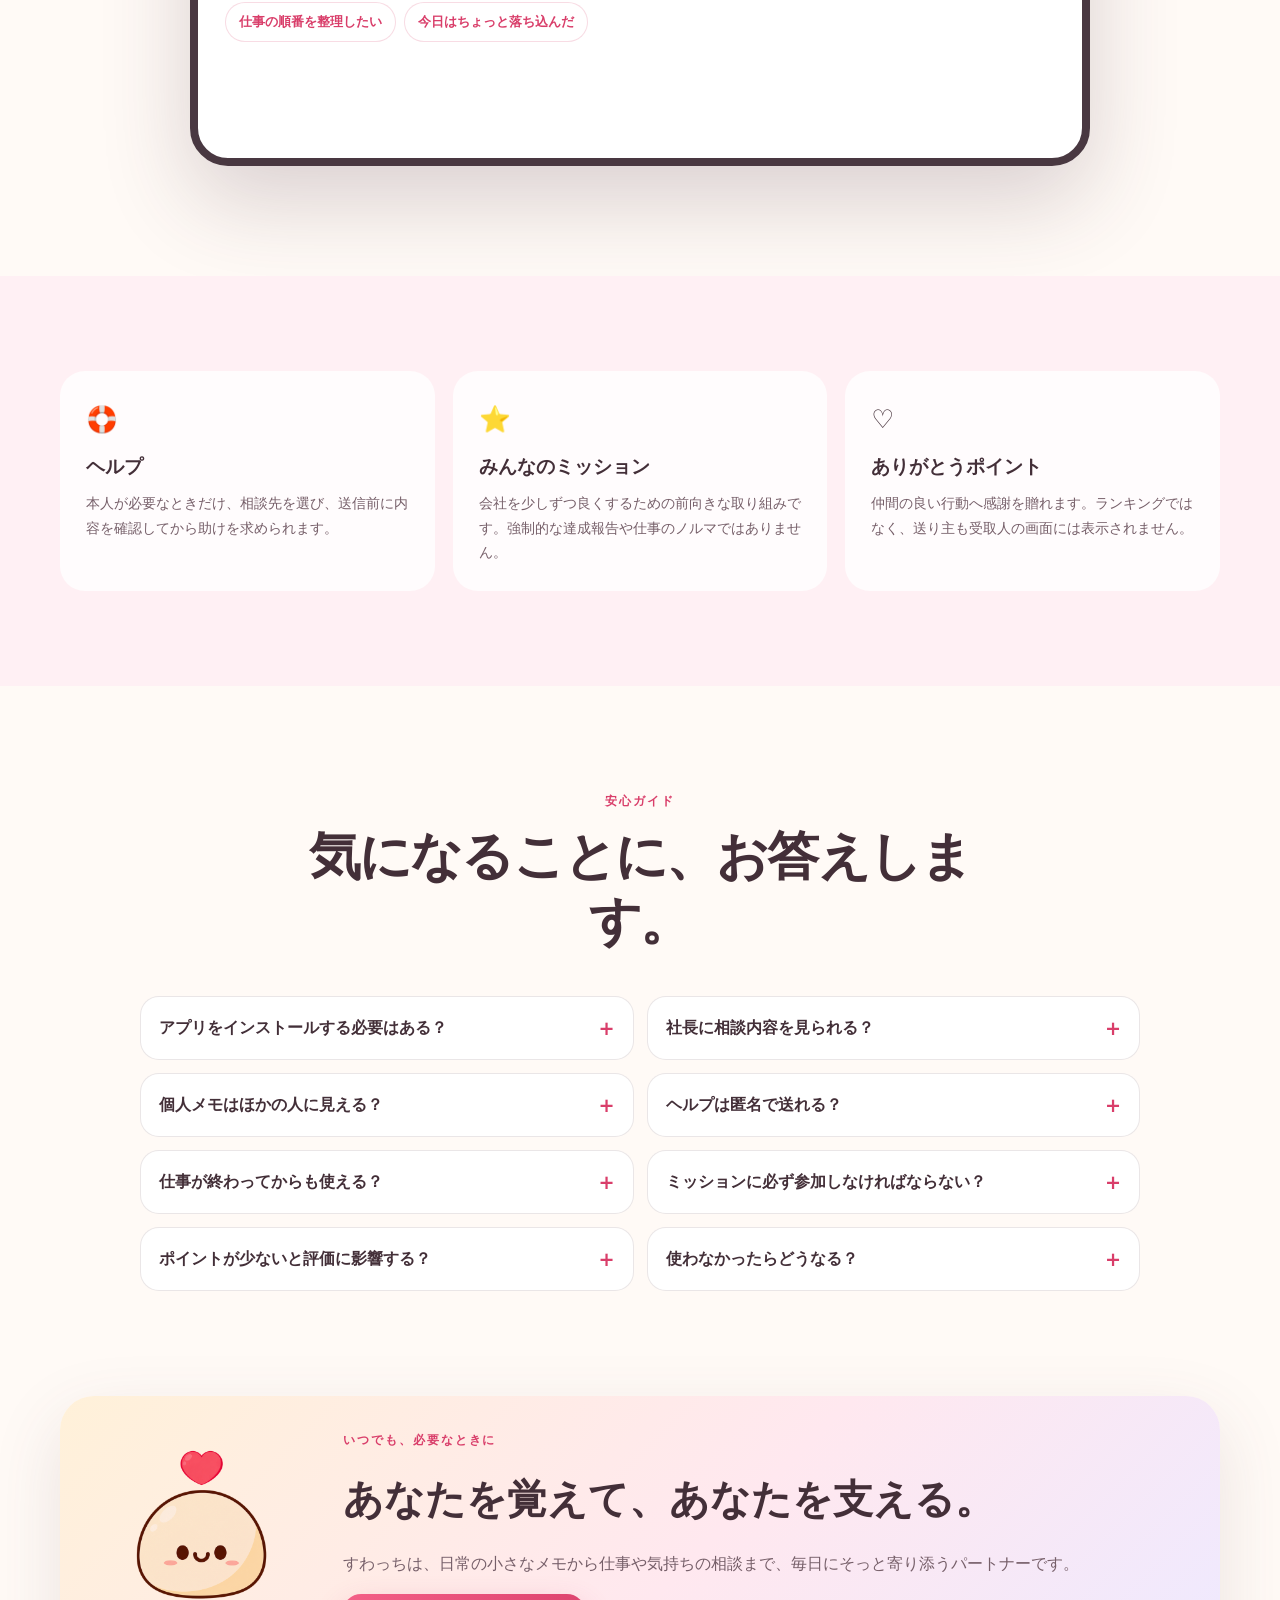
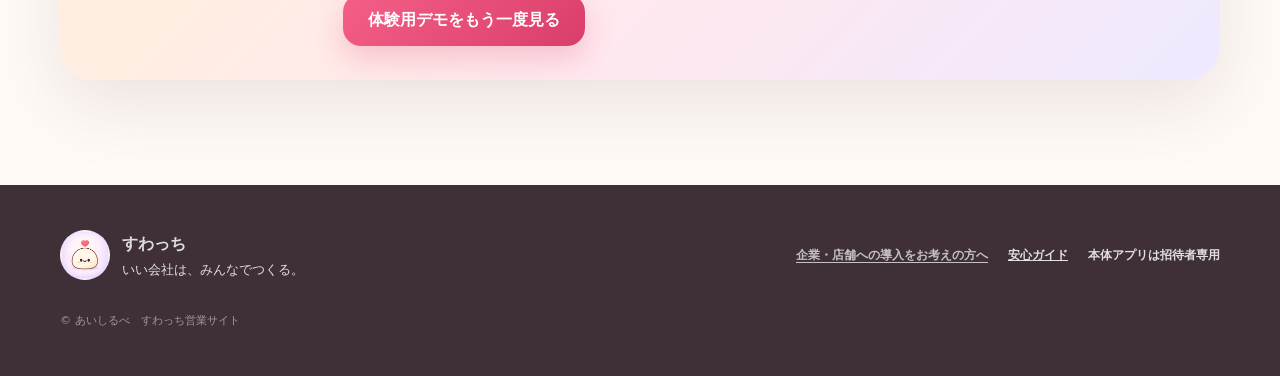
<file: public/staff/index.html>
<!doctype html>
<html lang="ja">
  <head>
    <meta charset="utf-8" />
    <meta name="viewport" content="width=device-width, initial-scale=1, viewport-fit=cover" />
    <title>スタッフのみなさまへ｜あなた専用AI相談アプリ すわっち</title>
    <meta name="description" content="あなたを覚えて、あなたを支える。日常のメモ、気軽なおしゃべりや相談、仕事の共有を、選べるAIパートナーとひとつに。" />
    <meta name="theme-color" content="#fff8f4" />
    <meta property="og:type" content="website" />
    <meta property="og:locale" content="ja_JP" />
    <meta property="og:title" content="すわっち｜あなたを覚えて、あなたを支える。" />
    <meta property="og:description" content="忘れたくないことも、誰かに聞いてほしいことも。あなた専用のAIパートナーが毎日に寄り添います。" />
    <meta property="og:image" content="../assets/icon-512.png" />
    <link rel="icon" href="../assets/icon-192.png" />
    <link rel="apple-touch-icon" href="../assets/apple-touch-icon.png" />
    <link rel="stylesheet" href="../styles.css?v=20261016-2" />
    <script src="../support-directory.js?v=20261016-1" defer></script>
    <script src="./staff-demo.js" defer></script>
  </head>
  <body class="staff-page">
    <header class="site-header staff-header">
      <a class="brand" href="#top" aria-label="スタッフ向け案内のトップへ">
        <img src="../assets/icon-192.png" alt="" />
        <span>すわっち</span>
      </a>
      <nav aria-label="スタッフ向け案内">
        <a href="#staff-features">できること</a>
        <a href="#staff-demo">体験用デモ</a>
        <a href="#staff-faq">安心ガイド</a>
      </nav>
    </header>

    <main id="top">
      <section class="staff-hero section-shell">
        <div class="staff-hero-copy">
          <p class="eyebrow">あなた専用AI相談アプリ</p>
          <h1>あなたを覚えて、<br />あなたを支える。</h1>
          <p class="staff-hero-lead">毎日の「忘れたくない」も、<br />誰かに聞いてほしいことも。</p>
          <p class="staff-hero-note">ちょっとしたメモから、気軽なおしゃべりや相談まで。あなたが選んだAIパートナーが、毎日に寄り添います。</p>
          <p class="careful-note"><strong>使うかどうかは自由です。</strong> 相談・ヘルプ・個人メモ・ミッション提案・ポイント送信は、必要なときだけ利用できます。</p>
          <div class="hero-actions">
            <a class="primary-cta" href="#staff-demo">触ってみる</a>
            <a class="secondary-cta" href="#staff-faq">安心ガイドを見る</a>
          </div>
          <p class="staff-demo-note">登録不要の固定デモです。入力や操作内容は送信・保存されません。</p>
        </div>
        <div class="staff-hero-visual" aria-hidden="true">
          <div class="staff-mascot-card"><img src="../assets/characters/suwacchi.png" alt="" /><span>今日もおつかれさま〜♡</span></div>
          <div class="staff-float-card staff-float-task">✓ 明日ゴミを出す</div>
          <div class="staff-float-card staff-float-private">🔒 帰りに豆腐を買う</div>
        </div>
      </section>

      <section class="brand-statement">
        <p>すわっちのコンセプト</p>
        <h2>いい会社は、<span class="brand-emphasis">みんなでつくる。</span></h2>
      </section>

      <section class="partner-section section-shell" aria-labelledby="staff-partner-title">
        <div class="section-heading centered"><p class="eyebrow">選べる、わたしのAIパートナー</p><h2 id="staff-partner-title"><span class="copy-line">話しやすい相手を、</span><span class="copy-line">自分で選べます。</span></h2><p>すわっち、しおり、みけ、レイ。見た目と話し方の違う4人から、自分に合うパートナーを選べます。</p></div>
        <div class="partner-grid">
          <article class="partner-card partner-suwacchi"><div class="partner-image"><img src="../assets/characters/suwacchi.png" alt="すわっち" /></div><div><h3>すわっち</h3><p>優しく柔らかく、親しみやすい癒やし系。</p></div></article>
          <article class="partner-card partner-shiori"><div class="partner-image"><img src="../assets/characters/shiori.png" alt="手を振る、しおり" /></div><div><h3>しおり</h3><p>明るく上品で、堅すぎないAI秘書。</p></div></article>
          <article class="partner-card partner-mike"><div class="partner-image"><img src="../assets/characters/mike.png" alt="笑顔のみけ" /></div><div><h3>みけ</h3><p>親しみやすく、少しくだけた猫型AI。</p></div></article>
          <article class="partner-card partner-rei"><div class="partner-image"><img src="../assets/characters/rei.png" alt="本を持つレイ" /></div><div><h3>レイ</h3><p>落ち着いた上品な敬語のAI執事。</p></div></article>
        </div>
        <p class="memory-note">AIが参照するのは、ご本人の設定や許可された履歴、会社が正式に登録した理念・ルールなど、サービス内で定めた範囲です。何でも無制限に記憶するものではありません。</p>
      </section>

      <section class="voice-option-section" aria-labelledby="staff-voice-option-title">
        <div class="section-shell voice-option-card">
          <span class="voice-option-icon" aria-hidden="true">🎙️</span>
          <div><p class="eyebrow">音声会話オプション</p><h2 id="staff-voice-option-title"><span class="copy-line">文字でも、声でも。</span><span class="copy-line"><span class="copy-unit">あなたに合った</span><span class="copy-unit">話し方で。</span></span></h2><p><span class="copy-unit">社長もスタッフも利用できる</span><span class="copy-unit">音声会話オプションを</span><span class="copy-unit">提供予定です。</span></p></div>
        </div>
      </section>

      <section id="staff-features" class="staff-feature-section section-shell" aria-labelledby="staff-features-title">
        <div class="section-heading centered">
          <p class="eyebrow">まずは毎日の小さなことから</p>
          <h2 id="staff-features-title" class="mobile-balanced-heading"><span class="heading-line">毎日に、もっと</span><span class="heading-line">便利と安心を。</span></h2>
        </div>
        <div class="staff-feature-grid">
          <article class="staff-feature-card">
            <span class="staff-feature-icon">🔒</span>
            <div><p class="feature-kicker">自分だけの日常メモ</p><h3>わたしのやること</h3><p>仕事の予定はもちろん、「帰りに豆腐を買う」「明日ゴミを出す」など、日常の用事も本人専用のメモとして残せます。</p><small>社長やほかのスタッフ、会社の共有一覧には表示されません。</small></div>
          </article>
          <article class="staff-feature-card">
            <span class="staff-feature-icon">💬</span>
            <div><p class="feature-kicker">おしゃべり・疑問・相談</p><h3>話したいことを、そのまま</h3><p>ちょっとした疑問やおしゃべり、気持ちの相談まで、カテゴリーを選ばずに話せます。</p><small>「覚えておいて」と頼んだ場合も、内容を確認して「登録する」を押すまでは保存しません。</small></div>
          </article>
          <article class="staff-feature-card">
            <span class="staff-feature-icon">🤝</span>
            <div><p class="feature-kicker">仕事を共有</p><h3>みんなのやること</h3><p>引き継ぎ、担当、期限、完了状況を同じ会社のみんなで確認できます。社長だけでなく、スタッフも登録できます。</p><small>自分だけのメモや通常相談とは、はっきり分けて管理します。</small></div>
          </article>
        </div>
      </section>

      <section class="staff-consult-section">
        <div class="section-shell staff-consult-layout">
          <div><p class="eyebrow">職場の悩みも、必要なときに</p><h2 class="mobile-balanced-heading"><span class="heading-line">気になること、</span><span class="heading-line">何でも話してね。</span></h2><p>日常のちょっとしたことから、職場の仕事や人間関係の悩みまで、気になることを何でも相談できます。経営者にも本人専用の相談場所があります。</p></div>
          <div class="staff-boundary-card">
            <strong><span class="copy-line">仕事の共有と、</span><span class="copy-line">個人的な相談は別です</span></strong>
            <ul><li>通常相談の本文は、社長や同僚へそのまま公開されません。</li><li>会社向けの傾向表示では、個人を推測しにくくする公開条件を設けています。</li><li>通常の愚痴から、勝手に共有タスクを作ることはありません。</li></ul>
          </div>
        </div>
      </section>

      <section class="section-shell" aria-labelledby="staff-visibility-title">
        <div class="section-heading centered"><p class="eyebrow">あなたの会社の社長に</p><h2 id="staff-visibility-title"><span class="copy-line">見えるもの・</span><span class="copy-line">見えないもの</span></h2></div>
        <div class="staff-more-grid">
          <article><span>✓</span><h3>見える</h3><p>あなたが明示的に社長へ送ったヘルプと、仕事用の「みんなのやること」は見えます。</p></article>
          <article><span>🔒</span><h3>見えない</h3><p>通常のAI相談本文、「わたしのやること」の本文、社外窓口を探したこと・選択・閲覧・外部リンク操作は見えません。</p></article>
          <article><span>📊</span><h3>レポートに含まれない</h3><p>社内ヘルプの本文等や、社外窓口の検索・閲覧・リンク操作は、職場傾向、評価、成長カルテ、解析イベントに利用されません。</p></article>
        </div>
      </section>

      <section id="staff-demo" class="section-shell demo-section staff-demo-section" aria-labelledby="staff-demo-title">
        <div class="section-heading centered">
          <p class="eyebrow">登録不要・保存なし</p>
          <h2 id="staff-demo-title">触ってみる</h2>
          <p>架空会社「こもれび商店」の体験用デモです。本番Supabase、AI API、実際の相談データには接続しません。</p>
        </div>
        <div class="demo-device staff-demo-device">
          <div class="demo-label"><span></span>体験用デモ・すべて固定サンプル</div>
          <div class="demo-tabs staff-demo-tabs" role="tablist" aria-label="体験できる機能">
            <button role="tab" aria-selected="true" data-staff-demo-tab="chat">AI相談</button>
            <button role="tab" aria-selected="false" data-staff-demo-tab="tasks">やること</button>
            <button role="tab" aria-selected="false" data-staff-demo-tab="help">ヘルプ</button>
            <button role="tab" aria-selected="false" data-staff-demo-tab="mission">ミッション・ポイント</button>
          </div>

          <div class="demo-panel" data-staff-demo-panel="chat">
            <div class="sample-banner">体験用・メッセージは送信も保存もされません</div>
            <div class="demo-chat-header"><img src="../assets/characters/suwacchi.png" alt="" /><div><strong>すわっち</strong><small>仕事のことも、個人的なことも話せます</small></div></div>
            <div id="staff-demo-messages" class="demo-messages" aria-live="polite"></div>
            <div id="staff-demo-prompts" class="demo-prompts"></div>
          </div>

          <div class="demo-panel" data-staff-demo-panel="tasks" hidden>
            <div class="sample-banner">体験用・タスクは保存されません</div>
            <div class="staff-task-switch" role="tablist" aria-label="やることメモの種類"><button class="active" data-task-scope="shared">みんなのやること</button><button data-task-scope="personal">わたしのやること 🔒</button></div>
            <div id="staff-task-summary" class="staff-task-summary"></div>
            <div id="staff-task-list" class="staff-task-list" aria-live="polite"></div>
            <div class="staff-task-chat-example"><span>チャットから登録</span><p>「帰りに豆腐を買うのを覚えておいて」</p><button id="staff-task-draft" class="demo-button" type="button">登録案を見る</button><div id="staff-task-draft-card" class="task-draft-card" hidden></div></div>
          </div>

          <div class="demo-panel" data-staff-demo-panel="help" hidden>
            <div class="sample-banner">体験用・相談は送信も保存もされません</div>
            <h3><span class="copy-line">必要なときだけ、</span><span class="copy-line">相談先を選べます</span></h3>
            <label>相談先<select id="staff-help-destination"><option value="">相談先を選んでください</option><option value="responsible">責任者に伝える</option><option value="president">社長に直接伝える</option><option value="external">社外の相談窓口を探す</option></select></label>
            <div id="staff-help-internal" hidden>
              <label>緊急度<select><option>まずは相談したい</option><option>できるだけ早く対応してほしい</option><option>今すぐ助けが必要</option></select></label>
              <button id="staff-help-preview" class="demo-button" type="button">送信前の確認を体験</button>
              <div id="staff-help-result" class="demo-result" hidden></div>
              <p class="careful-note">社内への連絡は、本人が宛先・送信内容・名前の扱いを確認してから送信します。緊急度を選んでも自動通知や即時対応は行いません。差し迫った危険には110・119などを利用してください。</p>
            </div>
            <div id="staff-help-external" hidden>
              <div class="external-support-finder" data-support-finder data-support-role="staff">
                <p class="external-support-intro">実際の外部窓口へ移動するリンクです。体験用デモから社内通知・相談送信・相談データ保存は行いません。</p>
                <div data-support-picker><label>相談内容<select data-support-category></select></label><label>都道府県<select data-support-prefecture></select></label><button class="demo-button" type="button" data-support-search>窓口を表示</button></div>
                <p class="external-support-privacy">社外の相談窓口を探したことや、選んだ相談内容は、社内の他の人には通知されません。相談先への連絡は、ご本人の操作で行います。</p>
                <div data-support-results hidden><p data-support-region-note class="careful-note"></p><div data-support-list class="support-resource-list"></div><button class="demo-button support-back" type="button" data-support-back>← 選び直す</button></div>
              </div>
            </div>
          </div>

          <div class="demo-panel" data-staff-demo-panel="mission" hidden>
            <div class="sample-banner">体験用・ミッションやポイントは保存されません</div>
            <h3>みんなで、できることから</h3>
            <p>本人が希望したときだけミッション案を作り、社長または承認管理者の承認後に公開されます。</p>
            <div class="mission-card staff-mission-sample"><small>公開済みのミッション例</small><h4>使ったものを、次の人へ気持ちよく</h4><p>使い終わった道具を元の場所へ戻します。ランキングやノルマではありません。</p></div>
            <div class="staff-point-demo"><p>良い行動を見つけたら、仲間へ感謝ポイントを贈れます。受取人には送り主が表示されません。</p><label>送り先<select id="staff-point-person"><option>佐藤さん</option><option>田中さん</option></select></label><button id="staff-point-send" class="demo-button" type="button">♡ 1ポイントを贈る</button><p id="staff-point-status" class="demo-status"></p></div>
            <p class="careful-note">参加や人事評価への扱いは会社の運用ルールも確認してください。アプリがポイント数だけで人事評価を自動決定することはありません。</p>
          </div>
        </div>
      </section>

      <section class="staff-more-section">
        <div class="section-shell staff-more-grid">
          <article><span>🛟</span><h3>ヘルプ</h3><p>本人が必要なときだけ、相談先を選び、送信前に内容を確認してから助けを求められます。</p></article>
          <article><span>⭐</span><h3>みんなのミッション</h3><p>会社を少しずつ良くするための前向きな取り組みです。強制的な達成報告や仕事のノルマではありません。</p></article>
          <article><span>♡</span><h3>ありがとうポイント</h3><p>仲間の良い行動へ感謝を贈れます。ランキングではなく、送り主も受取人の画面には表示されません。</p></article>
        </div>
      </section>

      <section id="staff-faq" class="section-shell staff-faq-section" aria-labelledby="staff-faq-title">
        <div class="section-heading centered"><p class="eyebrow">安心ガイド</p><h2 id="staff-faq-title"><span class="copy-line">気になることに、</span><span class="copy-line">お答えします。</span></h2></div>
        <div class="staff-faq-grid">
          <details><summary>アプリをインストールする必要はある？</summary><p>ありません。ブラウザから利用できます。スマートフォンのホーム画面への追加は任意です。</p></details>
          <details><summary>社長に相談内容を見られる？</summary><p>通常相談の本文が社長や同僚へそのまま表示されることはありません。会社向けの傾向表示には、個人を推測しにくくする公開条件があります。</p></details>
          <details><summary>個人メモはほかの人に見える？</summary><p>「わたしのやること」は本人専用です。社長、ほかのスタッフ、運営者にも本文は表示されません。</p></details>
          <details><summary>ヘルプは匿名で送れる？</summary><p>会社の設定で許可された相談項目では、匿名の一次相談を選べます。ただし、文章や出来事の内容から本人が推測される可能性があります。送信前に内容と相手を確認してください。</p></details>
          <details><summary>仕事が終わってからも使える？</summary><p>ブラウザから開ける時間であれば利用できます。勤務時間外の利用を強制する機能や、外部通知を強制する機能はありません。職場のルールと無理のない範囲で利用してください。</p></details>
          <details><summary>ミッションに必ず参加しなければならない？</summary><p>アプリ上は、強制参加や強制的な達成報告を求める仕組みではありません。会社独自の運用がある場合は、その案内も確認してください。</p></details>
          <details><summary>ポイントが少ないと評価に影響する？</summary><p>アプリがポイント数だけで人事評価を自動決定することはありません。会社での扱いが気になる場合は、導入時の運用ルールを確認してください。</p></details>
          <details><summary>使わなかったらどうなる？</summary><p>相談、個人メモ、ヘルプ、ミッション提案、ポイント送信は必要なときに使う機能です。使わなかったことだけを理由にアプリが評価を下げることはありません。</p></details>
        </div>
      </section>

      <section class="staff-closing-section">
        <div class="section-shell staff-closing-card"><img src="../assets/characters/suwacchi.png" alt="" /><div><p class="eyebrow">いつでも、必要なときに</p><h2>あなたを覚えて、あなたを支える。</h2><p>すわっちは、日常の小さなメモから仕事や気持ちの相談まで、毎日にそっと寄り添うパートナーです。</p><a class="primary-cta" href="#staff-demo">体験用デモをもう一度見る</a></div></div>
      </section>
    </main>

    <footer>
      <div class="footer-brand"><img src="../assets/icon-192.png" alt="" /><div><strong>すわっち</strong><small>いい会社は、みんなでつくる。</small></div></div>
      <div class="footer-links"><a class="footer-owner-link" href="../">企業・店舗への導入をお考えの方へ</a><a href="#staff-faq">安心ガイド</a><span>本体アプリは招待者専用</span></div>
      <p>© あいしるべ　すわっち営業サイト</p>
    </footer>
  </body>
</html>
</file>
<file: public/styles.css>
:root {
  --pink: #f45f87;
  --pink-deep: #d93e6a;
  --pink-soft: #ffe6ed;
  --cream: #fffaf4;
  --lavender: #eee9ff;
  --purple: #7669a7;
  --ink: #432f38;
  --muted: #765f69;
  --line: rgba(92, 61, 74, .13);
  --shadow: 0 24px 70px rgba(102, 66, 80, .13);
}

* { box-sizing: border-box; }
html { scroll-behavior: smooth; }
body { margin: 0; overflow-x: hidden; color: var(--ink); background: var(--cream); font-family: "Hiragino Sans", "Yu Gothic", system-ui, sans-serif; line-height: 1.75; }
button, input, textarea, select { font: inherit; }
a { color: inherit; }
img { display: block; max-width: 100%; }
[hidden] { display: none !important; }

.site-header { position: sticky; z-index: 20; top: 0; display: flex; align-items: center; gap: 28px; min-height: 72px; padding: 10px max(20px, calc((100vw - 1160px) / 2)); background: rgba(255, 250, 244, .88); border-bottom: 1px solid rgba(92, 61, 74, .08); backdrop-filter: blur(16px); }
.brand { display: inline-flex; align-items: center; flex-shrink: 0; gap: 9px; margin-right: auto; text-decoration: none; font-weight: 800; letter-spacing: .04em; white-space: nowrap; }
.brand img { width: 42px; height: 42px; border-radius: 50%; }
.site-header nav { display: flex; gap: 26px; font-size: .86rem; font-weight: 700; }
.site-header nav a, .header-login, .header-staff-link { text-decoration: none; }
.site-header nav a:hover { color: var(--pink-deep); }
.header-login { padding: 9px 17px; border: 1px solid rgba(217, 62, 106, .25); border-radius: 999px; color: var(--pink-deep); font-size: .83rem; font-weight: 800; background: #fff; }
.header-login-disabled { cursor: default; white-space: nowrap; }
.header-staff-link { flex: 0 0 auto; padding: 9px 17px; border: 1px solid rgba(217,62,106,.2); border-radius: 999px; color: var(--pink-deep); background: #fff; box-shadow: 0 5px 16px rgba(102,66,80,.06); font-size: .82rem; font-weight: 900; white-space: nowrap; }
.header-staff-link:hover { transform: translateY(-1px); box-shadow: 0 8px 20px rgba(102,66,80,.1); }

.section-shell { width: min(1160px, calc(100% - 40px)); margin-inline: auto; }
.hero { display: grid; grid-template-columns: 1.02fr .98fr; align-items: center; min-height: 690px; padding-block: 70px 90px; }
.eyebrow { margin: 0 0 12px; color: var(--pink-deep); font-size: .76rem; font-weight: 900; letter-spacing: .16em; text-transform: uppercase; }
.hero h1 { margin: 0; font-size: clamp(2.65rem, 3.5vw, 4.25rem); line-height: 1.1; letter-spacing: -.05em; }
.hero h1 span { color: var(--pink-deep); }
.hero-title .heading-line { display: block; }
.hero-lead { margin: 28px 0 6px; font-size: clamp(1.25rem, 2.2vw, 1.7rem); font-weight: 800; }
.hero-note { max-width: 620px; margin: 0; color: var(--muted); }
.hero-actions { display: flex; flex-wrap: wrap; gap: 12px; margin-top: 34px; }
.primary-cta, .secondary-cta { display: inline-flex; align-items: center; justify-content: center; min-height: 52px; padding: 11px 25px; border-radius: 18px; font-weight: 900; text-decoration: none; transition: transform .2s, box-shadow .2s; }
.primary-cta { border: 0; color: #fff; background: linear-gradient(135deg, var(--pink), var(--pink-deep)); box-shadow: 0 12px 30px rgba(217, 62, 106, .24); cursor: pointer; }
.secondary-cta { color: var(--pink-deep); border: 1px solid rgba(217, 62, 106, .19); background: #fff; }
.primary-cta:hover, .secondary-cta:hover { transform: translateY(-2px); }
.primary-cta.full { width: 100%; }
.trust-row { display: flex; flex-wrap: wrap; gap: 10px 20px; margin-top: 24px; color: var(--muted); font-size: .78rem; font-weight: 700; }
.trust-row span::before { content: "✓"; margin-right: 7px; color: var(--pink-deep); }

.hero-visual { position: relative; min-height: 490px; display: grid; place-items: center; isolation: isolate; }
.mascot-halo { width: min(390px, 82vw); aspect-ratio: 1; display: grid; place-items: center; border-radius: 48% 52% 45% 55%; background: radial-gradient(circle at 35% 28%, #fff 0 8%, #ffefcf 44%, #ffdfe8 100%); box-shadow: var(--shadow); animation: float 4.6s ease-in-out infinite; }
.mascot-halo img { width: 78%; height: 78%; object-fit: contain; }
.hero-orbit { position: absolute; z-index: -1; border-radius: 50%; border: 1px dashed rgba(217, 62, 106, .25); }
.orbit-one { width: 460px; height: 460px; animation: spin 26s linear infinite; }
.orbit-two { width: 350px; height: 350px; border-color: rgba(118, 105, 167, .25); animation: spin 19s linear infinite reverse; }
.speech-card { position: absolute; padding: 12px 17px; border: 1px solid rgba(255,255,255,.7); border-radius: 17px; background: rgba(255,255,255,.91); box-shadow: 0 14px 35px rgba(102,66,80,.12); font-size: .82rem; font-weight: 800; }
.speech-one { top: 60px; right: 0; }
.speech-two { left: 0; bottom: 74px; }
@keyframes float { 0%,100% { transform: translateY(0) rotate(-1deg); } 50% { transform: translateY(-14px) rotate(1deg); } }
@keyframes spin { to { transform: rotate(360deg); } }

.brand-statement { padding: 44px 20px 48px; text-align: center; color: #fff; background: linear-gradient(115deg, #e84d78, #9a7dc4); }
.brand-statement p { margin: 0; font-size: .78rem; font-weight: 800; letter-spacing: .14em; }
.brand-statement h2 { margin: 5px 0 0; font-size: clamp(1.7rem, 4vw, 2.8rem); }
.brand-statement h2 .brand-emphasis { color: #fff5c9; }

.partner-section { padding-block: 105px; }
.partner-section .section-heading { max-width: 760px; }
.partner-grid { display: grid; grid-template-columns: repeat(4, minmax(0, 1fr)); gap: 16px; }
.partner-card { overflow: hidden; border: 1px solid var(--line); border-radius: 28px; background: #fff; box-shadow: 0 15px 42px rgba(93,76,123,.08); }
.partner-image { display: grid; place-items: center; height: 240px; padding: 20px; background: linear-gradient(145deg, #fff8fb, #f3edff); }
.partner-image img { width: 100%; height: 100%; object-fit: contain; }
.partner-suwacchi .partner-image { background: linear-gradient(145deg, #fff8f8, #ffe6ed); }
.partner-shiori .partner-image { background: linear-gradient(145deg, #f6f1ff, #e7e5f3); }
.partner-mike .partner-image { background: linear-gradient(145deg, #fff9eb, #ffe5bd); }
.partner-rei .partner-image { background: linear-gradient(145deg, #eef5ff, #dfe8f8); }
.partner-card > div:last-child { padding: 18px 20px 22px; }
.partner-card h3 { margin: 0 0 5px; font-size: 1.15rem; }
.partner-card p { margin: 0; color: var(--muted); font-size: .84rem; }
.memory-note { max-width: 900px; margin: 24px auto 0; padding: 15px 18px; border-radius: 16px; color: #655493; background: var(--lavender); font-size: .78rem; }

.voice-option-section { padding: 0 0 105px; }
.voice-option-card { display: grid; grid-template-columns: 78px 1fr; align-items: center; gap: 24px; padding: 30px 36px; border: 1px solid rgba(118,105,167,.12); border-radius: 30px; background: linear-gradient(135deg, #fff, #f3edff 55%, #ffe9f0); box-shadow: 0 15px 42px rgba(93,76,123,.08); }
.voice-option-icon { display: grid; place-items: center; width: 78px; height: 78px; border-radius: 25px; background: rgba(255,255,255,.86); font-size: 2rem; box-shadow: 0 10px 25px rgba(102,66,80,.08); }
.voice-option-card .eyebrow { margin-bottom: 4px; }
.voice-option-card h2 { margin: 0; font-size: clamp(1.45rem, 3vw, 2.2rem); line-height: 1.4; letter-spacing: -.03em; }
.voice-option-card p:last-child { margin: 7px 0 0; color: var(--muted); }

.task-feature-section { padding-block: 105px; background: linear-gradient(145deg, #fff7fa, #f3edff); }
.task-feature-layout { display: grid; grid-template-columns: .78fr 1.22fr; gap: 55px; align-items: start; }
.task-feature-copy { position: sticky; top: 105px; }
.task-feature-copy h2 { margin: 0 0 18px; font-size: clamp(1.8rem, 3.5vw, 2.7rem); line-height: 1.35; letter-spacing: -.035em; }
.task-feature-copy > p:last-child { color: var(--muted); }
.task-feature-grid { display: grid; grid-template-columns: 1fr 1fr; gap: 14px; }
.task-feature-grid article { padding: 21px; border: 1px solid rgba(217,62,106,.12); border-radius: 23px; background: rgba(255,255,255,.9); box-shadow: 0 12px 30px rgba(102,66,80,.06); }
.task-feature-grid article > span { display: grid; place-items: center; width: 42px; height: 42px; margin-bottom: 12px; border-radius: 14px; background: var(--pink-soft); }
.task-feature-grid strong { display: block; line-height: 1.5; }
.task-feature-grid p { margin: 7px 0 0; color: var(--muted); font-size: .83rem; }
.task-privacy-line { grid-column: 1 / -1; margin: 4px 0 0; padding: 15px 17px; border-radius: 16px; color: #655493; background: rgba(255,255,255,.72); font-size: .78rem; }

.worries { padding-block: 108px; }
.section-heading { max-width: 690px; margin-bottom: 42px; }
.section-heading.centered { margin-inline: auto; text-align: center; }
.section-heading h2, .trial-section h2, .apply-copy h2, .privacy-section h2 { margin: 0 0 13px; font-size: clamp(2rem, 4.2vw, 3.25rem); line-height: 1.25; letter-spacing: -.035em; }
.mobile-balanced-heading { text-wrap: balance; }
.section-heading > p:last-child { color: var(--muted); }
.worry-grid { display: grid; grid-template-columns: repeat(4, 1fr); gap: 14px; }
.worry-grid article { min-height: 150px; padding: 20px; border: 1px solid var(--line); border-radius: 24px; background: #fff; box-shadow: 0 12px 30px rgba(102,66,80,.06); }
.worry-grid span { color: var(--pink); font-size: .72rem; font-weight: 900; }
.worry-grid p { margin: 24px 0 0; overflow-wrap: break-word; font-weight: 800; line-height: 1.55; }
.careful-note { color: var(--muted); font-size: .78rem; }
.worries > .careful-note { margin-top: 20px; }

.feature-section { padding-block: 105px; background: linear-gradient(180deg, #f4efff, #fffafa); }
.feature-grid { display: grid; grid-template-columns: repeat(3, 1fr); gap: 18px; }
.feature-card { display: flex; gap: 16px; min-height: 190px; padding: 25px; border: 1px solid rgba(118,105,167,.12); border-radius: 28px; background: rgba(255,255,255,.86); box-shadow: 0 15px 40px rgba(93,76,123,.07); }
.feature-card.feature-main { grid-column: span 2; background: linear-gradient(135deg, #fff, #ffe9f0); }
.feature-icon { flex: 0 0 48px; display: grid; place-items: center; width: 48px; height: 48px; border-radius: 16px; background: var(--pink-soft); font-size: 1.35rem; }
.feature-card h3 { margin: 3px 0 8px; font-size: 1.08rem; }
.feature-card p { margin: 0; color: var(--muted); font-size: .9rem; }

.demo-section { padding-block: 110px; }
.demo-device { overflow: hidden; max-width: 900px; min-height: 590px; margin: 0 auto; border: 8px solid #493841; border-radius: 38px; background: #fff; box-shadow: 0 35px 90px rgba(71,45,58,.2); }
.demo-label { display: flex; align-items: center; gap: 8px; padding: 13px 20px; color: #fff; background: #493841; font-size: .75rem; font-weight: 800; }
.demo-label span { width: 8px; height: 8px; border-radius: 50%; background: #77d9a0; }
.demo-tabs { display: grid; grid-template-columns: repeat(5, 1fr); padding: 9px; gap: 5px; border-bottom: 1px solid var(--line); background: #fffafc; }
.demo-tabs button { padding: 10px 5px; border: 0; border-radius: 13px; color: var(--muted); background: transparent; font-size: .78rem; font-weight: 800; cursor: pointer; }
.demo-tabs button[aria-selected="true"] { color: var(--pink-deep); background: var(--pink-soft); }
.demo-panel { padding: 27px; }
.demo-role-switch { display: inline-flex; gap: 4px; padding: 4px; border-radius: 13px; background: #f4f0f2; }
.demo-role-switch button { padding: 7px 13px; border: 0; border-radius: 10px; color: var(--muted); background: transparent; font-weight: 800; cursor: pointer; }
.demo-role-switch button.active { color: var(--pink-deep); background: #fff; box-shadow: 0 4px 12px rgba(60,40,50,.08); }
.demo-chat-header { display: flex; align-items: center; gap: 12px; margin: 20px 0; }
.demo-chat-header img { width: 56px; height: 56px; object-fit: contain; border-radius: 20px; background: #fff7e7; }
.demo-chat-header small { display: block; color: var(--muted); }
.demo-messages { display: grid; gap: 10px; min-height: 185px; padding: 18px; border-radius: 22px; background: #fff9f5; }
.mini-bubble { max-width: 82%; padding: 12px 15px; border-radius: 18px; font-size: .9rem; }
.mini-bubble.bot { justify-self: start; border-bottom-left-radius: 5px; background: #fff; box-shadow: 0 5px 18px rgba(80,50,60,.08); }
.mini-bubble.user { justify-self: end; border-bottom-right-radius: 5px; color: #fff; background: var(--pink); }
.demo-prompts { display: flex; flex-wrap: wrap; gap: 8px; margin-top: 13px; }
.demo-prompts button, .demo-actions button { padding: 8px 13px; border: 1px solid rgba(217,62,106,.18); border-radius: 999px; color: var(--pink-deep); background: #fff; font-size: .8rem; font-weight: 800; cursor: pointer; }
.sample-banner { margin-bottom: 20px; padding: 9px 13px; border-radius: 12px; color: #655493; background: var(--lavender); font-size: .75rem; font-weight: 800; }
.report-theme { display: grid; gap: 3px; margin: 18px 0; padding: 18px; border-radius: 18px; background: var(--pink-soft); }
.report-theme small { color: var(--pink-deep); font-weight: 800; }
.sample-bars { display: grid; gap: 12px; margin: 24px 0; }
.sample-bars > div { display: grid; grid-template-columns: 85px 1fr 45px; align-items: center; gap: 10px; font-size: .82rem; }
.sample-bars i { overflow: hidden; height: 12px; border-radius: 99px; background: #f0eaed; }
.sample-bars b { display: block; height: 100%; border-radius: inherit; background: linear-gradient(90deg, var(--pink), #a98bd1); }
.sample-bars em { font-style: normal; font-weight: 800; text-align: right; }
.report-advice, .demo-result, .mission-card { padding: 17px; border: 1px solid var(--line); border-radius: 18px; background: #fff; }
.report-advice p, .demo-result p { margin-bottom: 0; }
.demo-panel textarea, .demo-panel select, .application-form input, .application-form textarea { width: 100%; border: 1px solid var(--line); border-radius: 14px; color: var(--ink); background: #fff; outline: none; }
.demo-panel textarea, .application-form input, .application-form textarea { padding: 12px 13px; }
.demo-panel textarea:focus, .demo-panel select:focus, .application-form input:focus, .application-form textarea:focus { border-color: var(--pink); box-shadow: 0 0 0 3px rgba(244,95,135,.12); }
.demo-form-row { display: flex; gap: 16px; margin-bottom: 13px; }
.demo-button { margin-top: 13px; padding: 10px 18px; border: 0; border-radius: 13px; color: #fff; background: var(--pink); font-weight: 900; cursor: pointer; }
.mission-card { margin-top: 15px; background: #fffaf2; }
.mission-card small { color: var(--pink-deep); font-weight: 800; }
.mission-card h4 { margin: 5px 0; font-size: 1.1rem; }
.demo-actions { display: flex; gap: 8px; margin-top: 15px; }
.demo-status { color: var(--pink-deep); font-size: .84rem; font-weight: 800; }
.demo-panel > label { display: block; margin: 12px 0; font-size: .84rem; font-weight: 800; }
.demo-panel select { margin-top: 5px; padding: 10px; }
.point-chip { display: inline-block; padding: 8px 13px; border-radius: 99px; color: var(--pink-deep); background: var(--pink-soft); font-weight: 900; }
.help-demo-role { margin: 4px 0 10px; }
#demo-help-internal > label, #staff-help-internal > label { display: block; margin: 12px 0; font-size: .84rem; font-weight: 800; }
.external-support-finder { display: grid; gap: 14px; margin-top: 14px; padding: 16px; border: 1px solid var(--line); border-radius: 18px; background: #fffafc; }
.external-support-intro, .external-support-privacy { margin: 0; font-size: .8rem; line-height: 1.7; }
.external-support-privacy { padding: 12px 13px; border-radius: 13px; color: #5d4f75; background: var(--lavender); font-weight: 750; }
[data-support-picker] { display: grid; gap: 12px; }
[data-support-picker] label { display: grid; gap: 6px; font-size: .84rem; font-weight: 800; }
[data-support-picker] .demo-button { margin-top: 0; }
.support-resource-list { display: grid; gap: 14px; }
.support-resource-card { display: grid; gap: 12px; padding: 15px; border: 1px solid var(--line); border-radius: 17px; background: #fff; }
.support-resource-heading { display: flex; align-items: flex-start; justify-content: space-between; gap: 10px; }
.support-resource-heading h3 { margin: 0; font-size: .94rem; line-height: 1.45; }
.support-resource-heading span { flex: 0 0 auto; padding: 3px 8px; border-radius: 999px; color: var(--purple); background: var(--lavender); font-size: .65rem; font-weight: 800; }
.support-resource-card dl { display: grid; grid-template-columns: 7.2em minmax(0, 1fr); gap: 7px 9px; margin: 0; }
.support-resource-card dt { color: var(--muted); font-size: .7rem; font-weight: 800; }
.support-resource-card dd { margin: 0; overflow-wrap: anywhere; font-size: .75rem; line-height: 1.55; }
.support-resource-actions { display: grid; grid-template-columns: repeat(2, minmax(0, 1fr)); gap: 8px; }
.support-action { display: inline-flex; align-items: center; justify-content: center; min-height: 44px; padding: 9px 10px; border: 1px solid rgba(217,62,106,.2); border-radius: 12px; color: var(--pink-deep); background: #fff; font-size: .72rem; font-weight: 800; text-align: center; text-decoration: none; }
.support-action--phone { color: #fff; background: var(--pink-deep); }
.support-verified { color: var(--muted); font-size: .65rem; line-height: 1.55; }
.support-back { width: 100%; min-height: 44px; margin-top: 14px; }

.trial-section { padding-block: 105px; color: #fff; background: linear-gradient(120deg, #554358, #7c6898); }
.trial-layout { display: grid; grid-template-columns: 1fr .85fr; align-items: center; gap: 70px; }
.trial-section .eyebrow { color: #ffd7e2; }
.trial-lead { color: rgba(255,255,255,.8); font-size: 1.02rem; }
.trial-lead strong { display: inline-block; margin-top: 10px; color: #fff; font-size: 1.2rem; }
.trial-card { padding: 34px; border: 1px solid rgba(255,255,255,.3); border-radius: 31px; color: var(--ink); background: #fff; box-shadow: 0 25px 70px rgba(28,15,35,.23); }
.trial-price { display: flex; align-items: center; gap: 10px; color: var(--pink-deep); }
.trial-price strong { font-size: 4rem; line-height: 1; }
.trial-price span { font-weight: 900; line-height: 1.25; }
.trial-card ul { margin: 24px 0; padding: 0; list-style: none; columns: 2; }
.trial-card li { break-inside: avoid; margin-bottom: 9px; font-size: .85rem; }
.trial-card li::before { content: "✓"; margin-right: 7px; color: var(--pink); font-weight: 900; }

.full-report { display: grid; grid-template-columns: 1.1fr .9fr; align-items: center; gap: 60px; padding-block: 110px; }
.full-report h2 { font-size: clamp(1.7rem, 3.2vw, 2.55rem); line-height: 1.45; }
.full-report-copy > p { color: var(--muted); }
.full-report-copy small { color: var(--muted); }
.report-preview { display: grid; gap: 11px; padding: 27px; border-radius: 30px; background: linear-gradient(145deg, #fff, #f3edff); box-shadow: var(--shadow); }
.report-preview > span { color: var(--purple); font-size: .72rem; font-weight: 900; letter-spacing: .12em; }
.report-preview > div { padding: 14px; border-radius: 15px; background: rgba(255,255,255,.8); }
.report-preview p { margin: 2px 0 0; color: var(--muted); font-size: .8rem; }

.apply-section { padding-block: 110px; background: #fff0f4; }
.apply-layout { display: grid; grid-template-columns: .85fr 1.15fr; gap: 70px; align-items: start; }
.apply-copy { position: sticky; top: 105px; }
.apply-copy > p { color: var(--muted); }
.privacy-box { margin-top: 28px; padding: 19px; border-radius: 20px; background: rgba(255,255,255,.7); }
.privacy-box p { margin: 5px 0 0; color: var(--muted); font-size: .82rem; }
.application-form { display: grid; grid-template-columns: 1fr 1fr; gap: 17px; padding: 30px; border-radius: 30px; background: #fff; box-shadow: var(--shadow); }
.application-form label { font-size: .82rem; font-weight: 900; }
.application-form label span { margin-left: 7px; color: var(--pink-deep); font-size: .68rem; }
.application-form label small { margin-left: 7px; color: var(--muted); font-weight: 500; }
.application-form input, .application-form textarea { display: block; margin-top: 5px; }
.application-form label:has(textarea), .application-form .consent, .application-form button, .form-status { grid-column: 1 / -1; }
.application-form .consent { display: flex; align-items: flex-start; gap: 9px; font-weight: 500; }
.application-form .consent input { width: auto; margin-top: 6px; }
.application-form .consent span { margin: 0; color: var(--ink); font-size: .78rem; }
.honeypot { position: absolute; width: 1px; height: 1px; margin: -1px; overflow: hidden; clip: rect(0 0 0 0); clip-path: inset(50%); white-space: nowrap; }
.form-status { min-height: 1.5em; margin: 0; color: var(--pink-deep); font-size: .84rem; font-weight: 800; }
.application-prelaunch { display: block; }
.application-prelaunch h3 { margin: 14px 0 8px; font-size: clamp(1.25rem, 3vw, 1.65rem); line-height: 1.45; }
.application-prelaunch p { margin: 0 0 24px; color: var(--muted); }
.application-prelaunch .primary-cta:disabled { opacity: .62; cursor: not-allowed; box-shadow: none; }
.prelaunch-badge { display: inline-flex; padding: 6px 12px; border-radius: 999px; color: var(--purple); background: var(--lavender); font-size: .74rem; font-weight: 900; }

.privacy-section { padding-block: 100px; }
.privacy-section > div:first-child { display: grid; grid-template-columns: .5fr 1.5fr; align-items: end; gap: 40px; }
.privacy-grid { display: grid; grid-template-columns: repeat(3, 1fr); gap: 15px; margin-top: 30px; }
.privacy-grid article { padding: 23px; border: 1px solid var(--line); border-radius: 22px; background: #fff; }
.privacy-grid h3 { margin-top: 0; }
.privacy-grid p { margin-bottom: 0; color: var(--muted); font-size: .85rem; }
.draft-note { padding: 13px 16px; border-radius: 13px; color: #655493; background: var(--lavender); font-size: .78rem; }

/* Staff guide */
.staff-page { overflow-x: hidden; background: #fffaf6; }
.staff-hero { display: grid; grid-template-columns: 1fr .9fr; align-items: center; gap: 55px; min-height: 660px; padding-block: 75px 90px; }
.staff-hero h1 { max-width: 700px; margin: 0; color: var(--pink-deep); font-size: clamp(3rem, 3.8vw, 4.4rem); line-height: 1.12; letter-spacing: -.055em; }
.staff-hero-lead { margin: 25px 0 7px; font-size: clamp(1.25rem, 2.3vw, 1.75rem); font-weight: 900; }
.staff-hero-note { max-width: 650px; margin: 0; color: var(--muted); }
.staff-demo-note { margin: 14px 0 0; color: var(--muted); font-size: .76rem; }
.staff-hero-visual { position: relative; min-width: 0; min-height: 470px; display: grid; place-items: center; }
.staff-mascot-card { width: min(390px, 88%); padding: 34px 32px 25px; border-radius: 44% 44% 30px 30px; text-align: center; background: radial-gradient(circle at 40% 23%, #fff 0 12%, #fff0d8 55%, #ffe5ed 100%); box-shadow: var(--shadow); animation: float 4.8s ease-in-out infinite; }
.staff-mascot-card img { width: 85%; margin: 0 auto; border-radius: 42%; mix-blend-mode: multiply; }
.staff-mascot-card span { display: block; margin-top: 10px; font-weight: 900; }
.staff-float-card { position: absolute; max-width: 230px; padding: 12px 16px; border: 1px solid rgba(255,255,255,.75); border-radius: 17px; background: rgba(255,255,255,.94); box-shadow: 0 14px 35px rgba(102,66,80,.13); font-size: .82rem; font-weight: 900; }
.staff-float-task { top: 63px; right: 0; }
.staff-float-private { bottom: 55px; left: 0; color: #655493; }
.staff-feature-section { padding-block: 105px; }
.staff-feature-grid { display: grid; gap: 18px; max-width: 1000px; margin-inline: auto; }
.staff-feature-card { display: grid; grid-template-columns: 64px 1fr; gap: 22px; padding: 28px; border: 1px solid var(--line); border-radius: 28px; background: #fff; box-shadow: 0 15px 40px rgba(93,76,123,.07); }
.staff-feature-card:nth-child(2) { background: linear-gradient(135deg, #fff, #f4efff); }
.staff-feature-icon { display: grid; place-items: center; width: 64px; height: 64px; border-radius: 21px; background: var(--pink-soft); font-size: 1.65rem; }
.staff-feature-card h3 { margin: 0 0 7px; font-size: 1.35rem; }
.staff-feature-card p:not(.feature-kicker) { margin: 0; color: var(--muted); }
.staff-feature-card small { display: block; margin-top: 10px; color: #655493; font-weight: 700; }
.feature-kicker { margin: 0 0 1px; color: var(--pink-deep); font-size: .72rem; font-weight: 900; letter-spacing: .08em; }
.staff-consult-section { padding-block: 95px; background: linear-gradient(145deg, #f3edff, #fff7fa); }
.staff-consult-layout { display: grid; grid-template-columns: .8fr 1.2fr; align-items: center; gap: 60px; }
.staff-consult-layout h2 { margin: 0 0 14px; font-size: clamp(2rem, 4vw, 3.1rem); line-height: 1.3; letter-spacing: -.04em; }
.staff-consult-layout > div:first-child > p:last-child { color: var(--muted); }
.staff-boundary-card { padding: 28px; border: 1px solid rgba(118,105,167,.12); border-radius: 28px; background: rgba(255,255,255,.9); box-shadow: 0 18px 48px rgba(93,76,123,.08); }
.staff-boundary-card strong { font-size: 1.08rem; }
.staff-boundary-card ul { margin: 15px 0 0; padding-left: 1.25em; color: var(--muted); }
.staff-boundary-card li + li { margin-top: 8px; }
.staff-demo-section { padding-block: 110px; }
.staff-demo-device { min-height: 640px; }
.staff-demo-tabs { grid-template-columns: repeat(4, 1fr); }
.staff-task-switch { display: inline-flex; max-width: 100%; gap: 5px; margin-bottom: 16px; padding: 5px; border-radius: 15px; background: #f3eef1; }
.staff-task-switch button { padding: 9px 15px; border: 0; border-radius: 11px; color: var(--muted); background: transparent; font-size: .82rem; font-weight: 900; cursor: pointer; }
.staff-task-switch button.active { color: var(--pink-deep); background: #fff; box-shadow: 0 5px 14px rgba(60,40,50,.08); }
.staff-task-summary { margin-bottom: 13px; color: #655493; font-size: .78rem; font-weight: 800; }
.staff-task-list { display: grid; gap: 10px; }
.staff-task-list article { display: flex; align-items: center; gap: 13px; padding: 14px; border: 1px solid var(--line); border-radius: 17px; background: #fff; }
.staff-task-list article > div { min-width: 0; }
.staff-task-list strong, .staff-task-list small { display: block; }
.staff-task-list small { color: var(--muted); }
.staff-task-list span { display: inline-flex; margin-top: 5px; padding: 2px 8px; border-radius: 99px; color: var(--pink-deep); background: var(--pink-soft); font-size: .67rem; font-weight: 900; }
.staff-task-check { flex: 0 0 36px; width: 36px; height: 36px; border: 1px solid rgba(217,62,106,.25); border-radius: 12px; color: transparent; background: #fff8fa; cursor: pointer; }
.staff-task-list article.is-complete { opacity: .6; }
.staff-task-list article.is-complete strong { text-decoration: line-through; }
.staff-task-list article.is-complete .staff-task-check { color: #fff; background: var(--pink); }
.staff-task-chat-example { margin-top: 19px; padding: 17px; border-radius: 19px; background: #fff8f1; }
.staff-task-chat-example > span { color: var(--pink-deep); font-size: .72rem; font-weight: 900; }
.staff-task-chat-example > p { margin: 5px 0 0; font-weight: 800; }
.task-draft-card { margin-top: 14px; padding: 16px; border: 1px solid rgba(217,62,106,.15); border-radius: 17px; background: #fff; }
.task-draft-card p { margin: 6px 0 0; color: var(--muted); }
.staff-mission-sample { margin-bottom: 18px; }
.staff-point-demo { padding: 18px; border-radius: 20px; background: #fff8fa; }
.staff-point-demo > p:first-child { margin-top: 0; }
.staff-point-demo label { display: block; font-size: .82rem; font-weight: 900; }
.staff-point-demo select { width: 100%; margin-top: 5px; padding: 10px; border: 1px solid var(--line); border-radius: 13px; background: #fff; }
.staff-more-section { padding-block: 95px; background: #fff0f4; }
.staff-more-grid { display: grid; grid-template-columns: repeat(3, 1fr); gap: 18px; }
.staff-more-grid article { padding: 26px; border-radius: 25px; background: rgba(255,255,255,.82); }
.staff-more-grid article > span { font-size: 1.6rem; }
.staff-more-grid h3 { margin: 10px 0 7px; }
.staff-more-grid p { margin: 0; color: var(--muted); font-size: .88rem; }
.staff-faq-section { padding-block: 105px; }
.staff-faq-grid { display: grid; grid-template-columns: 1fr 1fr; gap: 13px; max-width: 1000px; margin-inline: auto; }
.staff-faq-grid details { align-self: start; border: 1px solid var(--line); border-radius: 19px; background: #fff; overflow: hidden; }
.staff-faq-grid summary { padding: 17px 46px 17px 18px; cursor: pointer; font-weight: 900; list-style: none; position: relative; }
.staff-faq-grid summary::-webkit-details-marker { display: none; }
.staff-faq-grid summary::after { content: "+"; position: absolute; top: 15px; right: 18px; color: var(--pink-deep); font-size: 1.2rem; }
.staff-faq-grid details[open] summary::after { content: "−"; }
.staff-faq-grid details p { margin: 0; padding: 0 18px 18px; color: var(--muted); font-size: .86rem; }
.staff-closing-section { padding: 0 0 105px; }
.staff-closing-card { display: grid; grid-template-columns: 200px 1fr; align-items: center; gap: 35px; padding: 34px 48px; border-radius: 34px; background: linear-gradient(135deg, #fff1d9, #ffe8ef 55%, #eee9ff); box-shadow: var(--shadow); }
.staff-closing-card img { width: 200px; border-radius: 42%; mix-blend-mode: multiply; }
.staff-closing-card h2 { margin: 0 0 8px; font-size: clamp(1.6rem, 3.5vw, 2.5rem); }
.staff-closing-card p:not(.eyebrow) { color: var(--muted); }

footer { display: grid; grid-template-columns: 1fr auto; gap: 20px; padding: 45px max(20px, calc((100vw - 1160px) / 2)); color: rgba(255,255,255,.84); background: #3f3038; }
.footer-brand { display: flex; align-items: center; gap: 12px; }
.footer-brand img { width: 50px; height: 50px; border-radius: 50%; }
.footer-brand small { display: block; }
.footer-links { display: flex; align-items: center; gap: 20px; font-size: .78rem; font-weight: 800; }
.footer-owner-link { color: rgba(255,255,255,.7); font-weight: 600; text-underline-offset: .22em; }
.footer-owner-link:hover { color: #fff; }
footer > p { grid-column: 1 / -1; margin: 10px 0 0; color: rgba(255,255,255,.5); font-size: .7rem; }

@media (max-width: 900px) {
  .site-header nav { display: none; }
  .hero { grid-template-columns: 1fr; padding-top: 55px; }
  .hero-visual { min-height: 430px; }
  .worry-grid { grid-template-columns: repeat(2, 1fr); }
  .feature-grid { grid-template-columns: repeat(2, 1fr); }
  .feature-card.feature-main { grid-column: span 2; }
  .trial-layout, .full-report, .apply-layout, .task-feature-layout { grid-template-columns: 1fr; gap: 40px; }
  .task-feature-copy { position: static; }
  .apply-copy { position: static; }
  .privacy-section > div:first-child { grid-template-columns: 1fr; gap: 0; }
  .staff-hero { grid-template-columns: 1fr; padding-top: 58px; }
  .staff-hero-visual { min-height: 420px; }
  .staff-consult-layout { grid-template-columns: 1fr; gap: 30px; }
  .staff-more-grid { grid-template-columns: 1fr; }
  .partner-grid { grid-template-columns: repeat(2, minmax(0, 1fr)); }
}

@media (max-width: 620px) {
  .section-shell { width: min(100% - 28px, 1160px); }
  .site-header { gap: 8px; min-height: 62px; padding-inline: 14px; }
  .brand img { width: 36px; height: 36px; }
  .header-login { padding: 7px 12px; font-size: .74rem; }
  .header-staff-link { max-width: 52vw; overflow: hidden; padding: 7px 11px; font-size: .7rem; text-overflow: ellipsis; }
  .hero { min-height: auto; padding-block: 46px 65px; }
  .hero h1 { font-size: clamp(2rem, 8.2vw, 2.5rem); line-height: 1.16; letter-spacing: -.04em; }
  .mobile-balanced-heading .heading-line { display: block; width: max-content; max-width: 100%; white-space: nowrap; }
  .brand-statement h2 { line-height: 1.35; }
  #worries-title { line-height: 1.32; }
  .hero-lead { margin-top: 20px; }
  .hero-visual { min-height: 355px; overflow: clip; }
  .mascot-halo { width: 285px; }
  .orbit-one { width: 330px; height: 330px; }
  .orbit-two { width: 245px; height: 245px; }
  .speech-card { font-size: .7rem; }
  .speech-one { top: 32px; right: -3px; }
  .speech-two { left: -3px; bottom: 42px; }
  .worries, .feature-section, .demo-section, .trial-section, .full-report, .apply-section, .privacy-section, .task-feature-section, .partner-section { padding-block: 72px; }
  .voice-option-section { padding-bottom: 72px; }
  .voice-option-card { grid-template-columns: 1fr; gap: 16px; padding: 25px 21px; }
  .voice-option-icon { width: 62px; height: 62px; border-radius: 20px; font-size: 1.65rem; }
  .voice-option-card h2 { overflow-wrap: break-word; font-size: clamp(1.35rem, 6.4vw, 1.85rem); }
  .worry-grid, .feature-grid, .privacy-grid { grid-template-columns: 1fr; }
  .worry-grid article { min-height: 115px; }
  .worry-grid p { margin-top: 14px; }
  .feature-card.feature-main { grid-column: auto; }
  .feature-card { min-height: auto; }
  .task-feature-grid { grid-template-columns: 1fr; }
  .partner-grid { grid-template-columns: 1fr 1fr; gap: 11px; }
  .partner-card { border-radius: 22px; }
  .partner-image { height: 170px; padding: 12px; }
  .partner-card > div:last-child { padding: 14px; }
  .partner-card h3 { font-size: 1rem; }
  .partner-card p { font-size: .75rem; line-height: 1.6; }
  .demo-device { min-width: 0; max-width: 100%; border-width: 5px; border-radius: 26px; }
  .demo-tabs { display: flex; width: 100%; max-width: 100%; min-width: 0; overflow-x: auto; justify-content: flex-start; contain: inline-size; overscroll-behavior-inline: contain; }
  .demo-tabs button { flex: 0 0 auto; padding-inline: 13px; }
  .demo-panel { padding: 18px 14px 23px; }
  .demo-role-switch { display: flex; }
  .demo-role-switch button { flex: 1; }
  .external-support-finder { padding: 13px; }
  .support-resource-heading { display: grid; }
  .support-resource-heading span { justify-self: start; }
  .support-resource-card dl { grid-template-columns: 1fr; gap: 2px; }
  .support-resource-card dd { margin-bottom: 7px; }
  .support-resource-actions { grid-template-columns: 1fr; }
  .sample-bars > div { grid-template-columns: 68px 1fr 40px; }
  .trial-card { padding: 25px 20px; }
  .trial-card ul { columns: 1; }
  .application-form { grid-template-columns: 1fr; padding: 23px 17px; }
  .application-form label { grid-column: 1; }
  footer { grid-template-columns: 1fr; }
  .footer-links { flex-direction: column; align-items: flex-start; gap: 8px; }
  footer > p { grid-column: 1; }
  .staff-hero { gap: 20px; min-height: auto; padding-block: 46px 62px; }
  .staff-hero h1 { font-size: clamp(2.15rem, 9.2vw, 2.65rem); line-height: 1.18; }
  .staff-hero-lead { margin-top: 19px; }
  .staff-hero-visual { min-height: 350px; }
  .staff-mascot-card { width: 270px; padding: 25px 22px 19px; }
  .staff-float-task { top: 25px; right: -2px; }
  .staff-float-private { bottom: 28px; left: -2px; }
  .staff-feature-section, .staff-consult-section, .staff-demo-section, .staff-more-section, .staff-faq-section { padding-block: 72px; }
  .staff-feature-section .section-heading { margin-bottom: 32px; }
  .staff-feature-section .section-heading h2, .staff-consult-layout h2 { font-size: clamp(1.72rem, 7.8vw, 2rem); line-height: 1.32; letter-spacing: -.025em; }
  .staff-consult-layout .eyebrow { margin-bottom: 9px; }
  .staff-feature-card { grid-template-columns: 1fr; gap: 15px; padding: 23px 19px; }
  .staff-feature-icon { width: 52px; height: 52px; border-radius: 17px; font-size: 1.35rem; }
  .staff-demo-tabs { display: flex; overflow-x: auto; justify-content: flex-start; }
  .staff-task-switch { display: grid; grid-template-columns: 1fr 1fr; width: 100%; }
  .staff-task-switch button { padding-inline: 8px; font-size: .74rem; }
  .staff-faq-grid { grid-template-columns: 1fr; }
  .staff-closing-section { padding-bottom: 72px; }
  .staff-closing-card { grid-template-columns: 1fr; gap: 5px; padding: 28px 20px; text-align: center; }
  .staff-closing-card img { width: 150px; margin: 0 auto; }
}

@media (prefers-reduced-motion: reduce) {
  html { scroll-behavior: auto; }
  .mascot-halo, .hero-orbit, .staff-mascot-card { animation: none; }
  .primary-cta, .secondary-cta { transition: none; }
}

/* Keep the revised sales headings together at natural phrase boundaries. */
.copy-unit, .owner-relief { display: inline-block; white-space: nowrap; }
.owner-relief-large { font-size: 1.35em; font-weight: 900; }
@media (max-width: 620px) {
  #partner-title, #staff-partner-title, #task-feature-title, #worries-title {
    font-size: clamp(1.6rem, 7.8vw, 2rem);
    line-height: 1.5;
  }
  .copy-line { display: block; }
  .voice-option-card h2 .copy-line + .copy-line { margin-top: .12em; }
}
</file>
